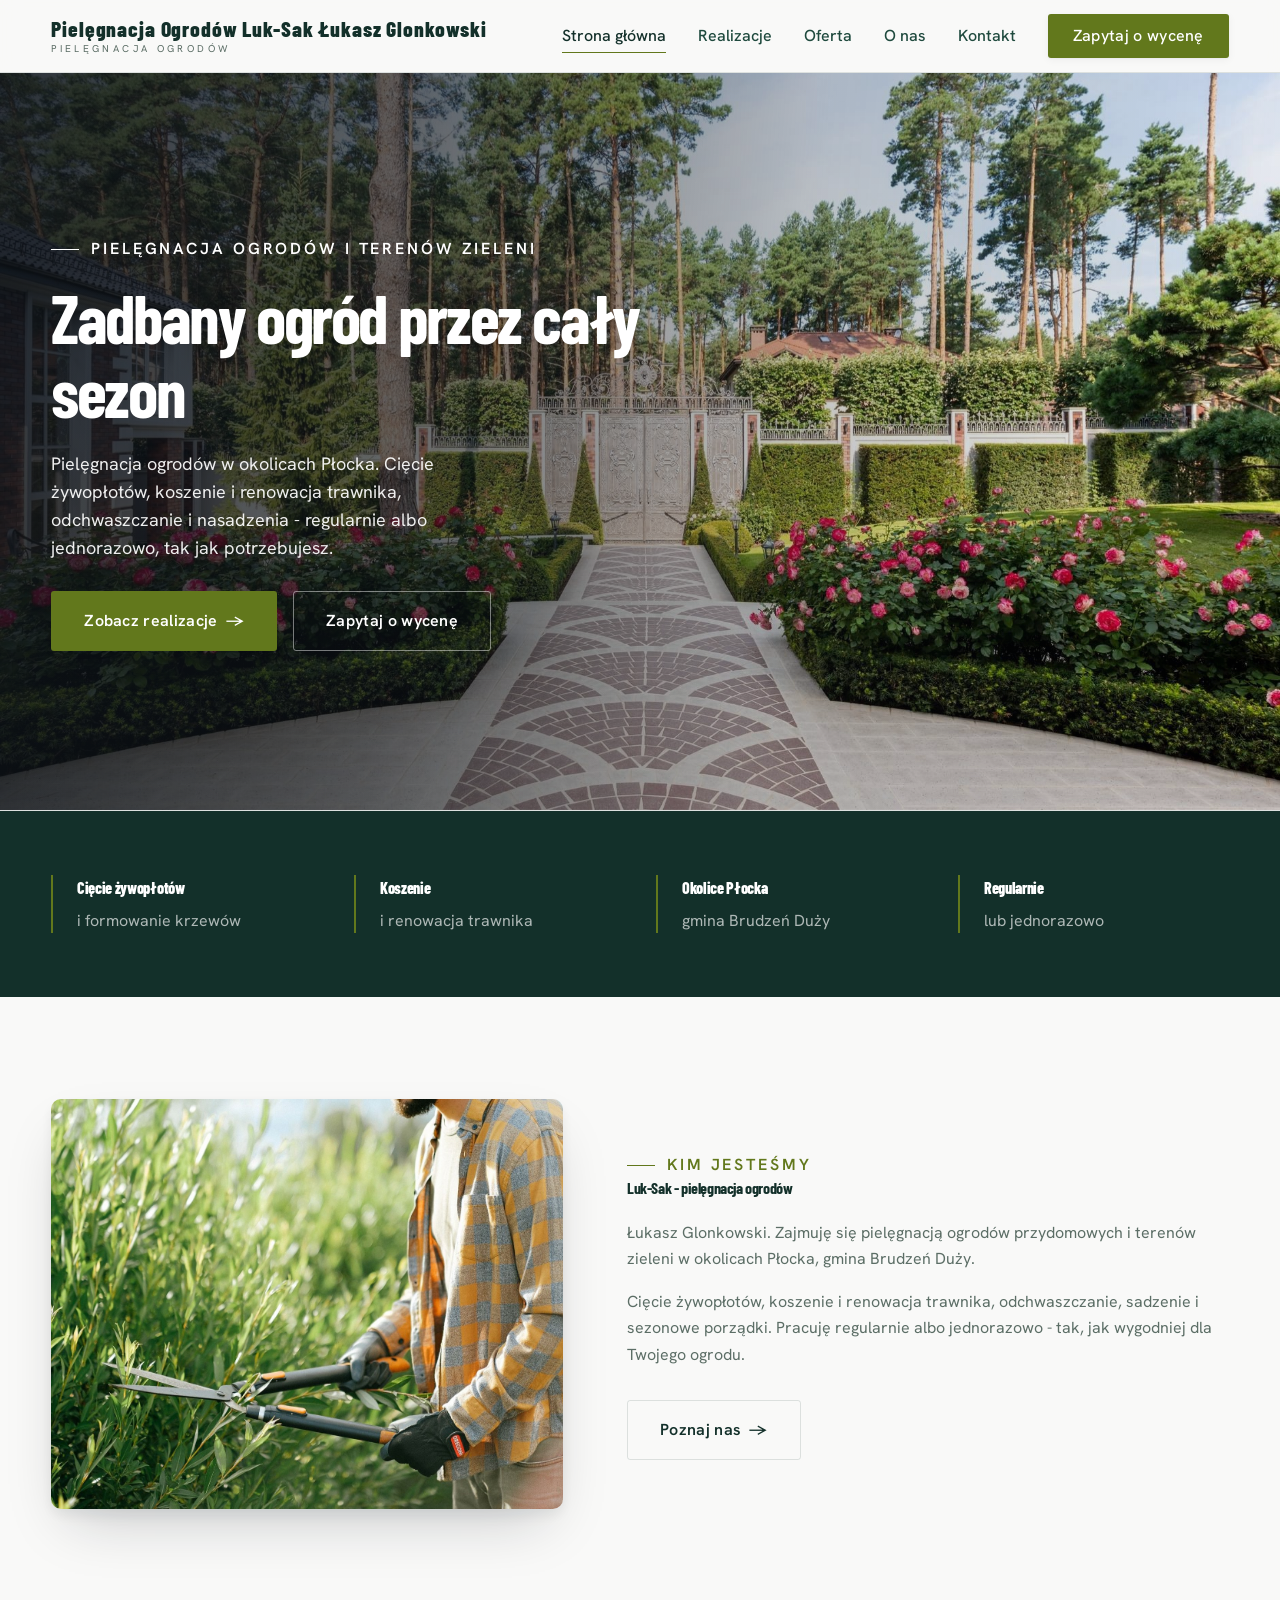
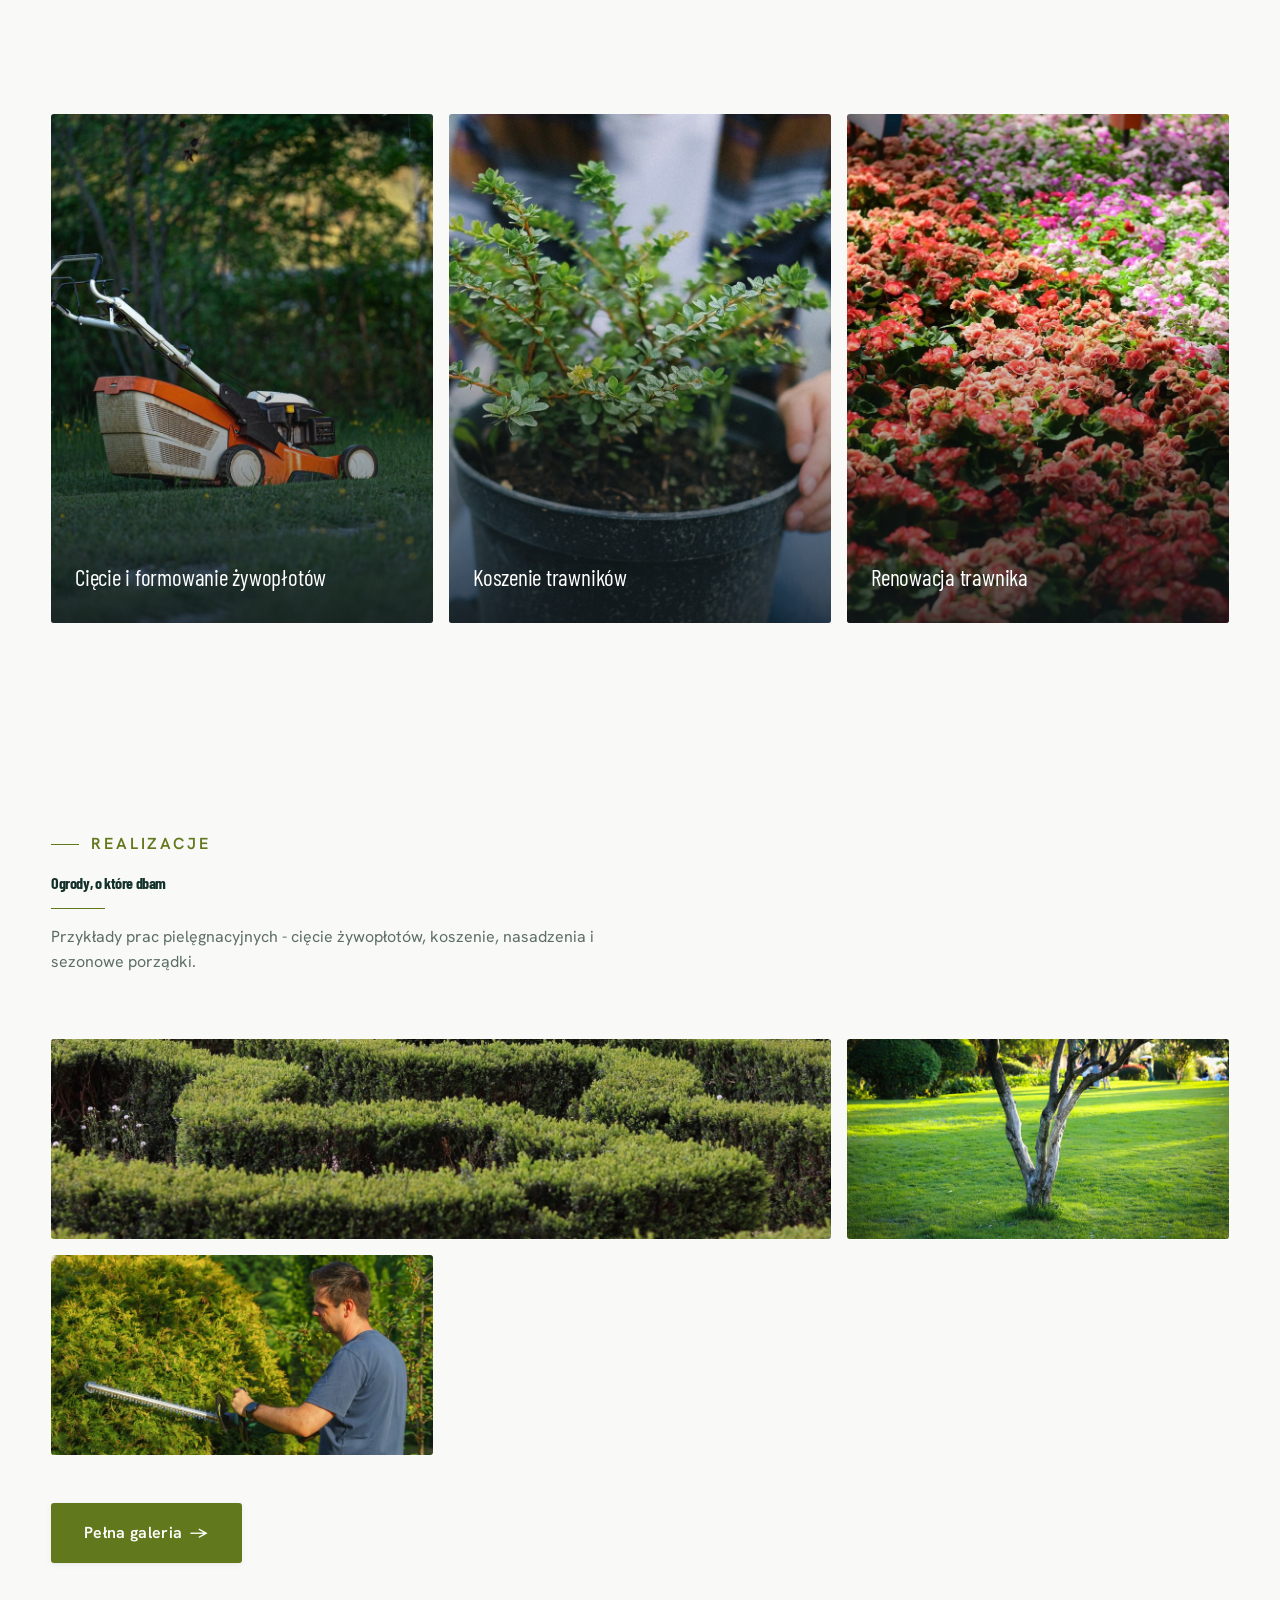
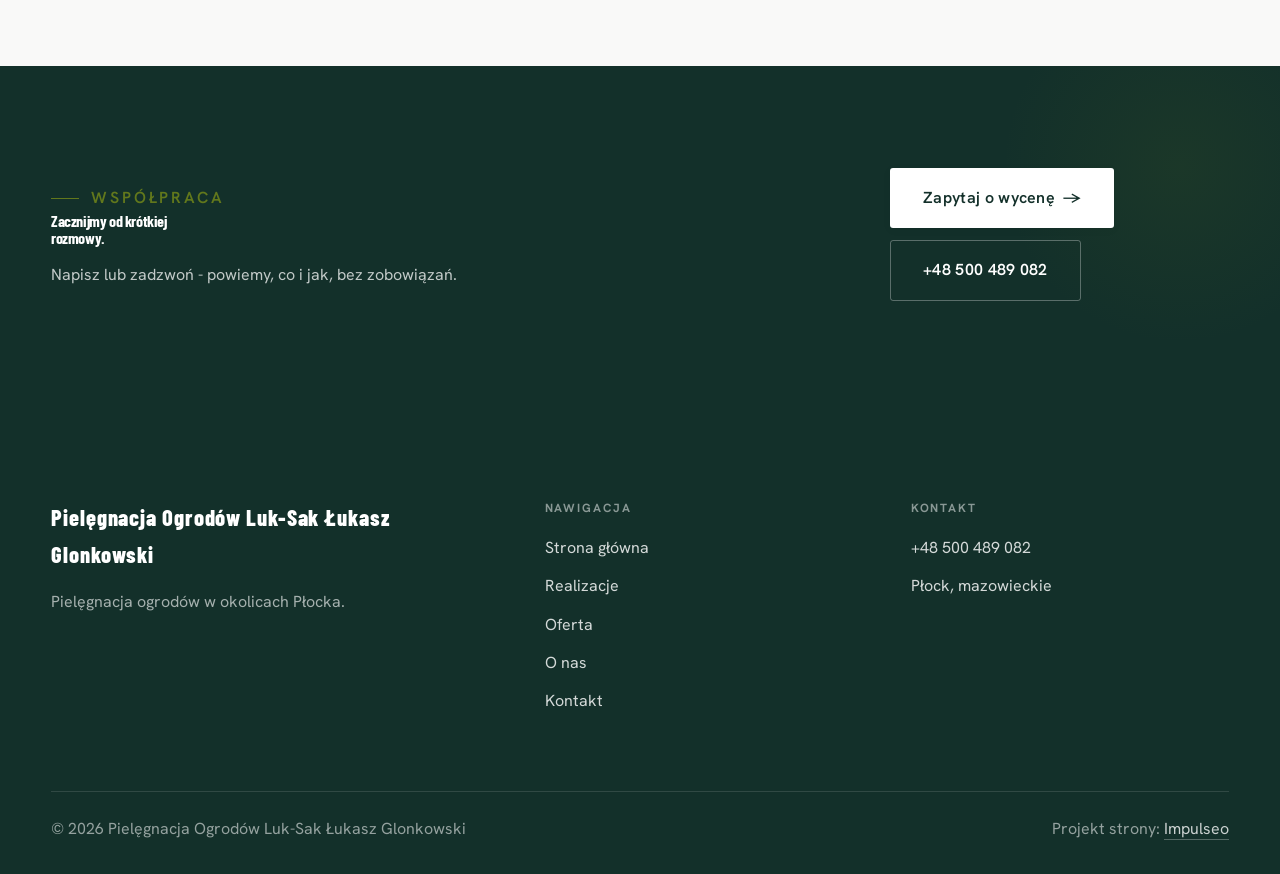
<file: index.html>
<!DOCTYPE html>
<html lang="pl">
<head>
<meta name="robots" content="noindex, nofollow">
<meta charset="UTF-8">
<meta name="viewport" content="width=device-width, initial-scale=1.0">
<title>Luk-Sak</title>
<meta name="description" content="Pielęgnacja Ogrodów Luk-Sak Łukasz Glonkowski - pielęgnacja ogrodów w okolicach Płocka. Cięcie żywopłotów, koszenie i renowacja trawników, odchwaszczanie, sadzenie roślin, wiosenne i jesienne porządki. Zadzwoń i umów termin.">
<link rel="preconnect" href="https://fonts.googleapis.com">
<link rel="preconnect" href="https://fonts.gstatic.com" crossorigin>
<link href="https://fonts.googleapis.com/css2?family=Barlow+Condensed:wght@500;600;700&family=Hanken+Grotesk:wght@400;500;600&display=swap" rel="stylesheet">
<link rel="stylesheet" href="assets/styles.css">
</head>
<body>

<header class="nav">
  <div class="wrap nav-inner">
    <a class="brand" href="index.html"><span class="name">Pielęgnacja Ogrodów Luk-Sak Łukasz Glonkowski</span><span class="sub">Pielęgnacja ogrodów</span></a>
    <nav class="nav-links">
      <a href="index.html" class="active">Strona główna</a>
      <a href="realizacje.html">Realizacje</a>
      <a href="oferta.html">Oferta</a>
      <a href="o-nas.html">O nas</a>
      <a href="kontakt.html">Kontakt</a>
      <a href="kontakt.html" class="btn btn-accent">Zapytaj o wycenę</a>
    </nav>
    <button class="nav-toggle" aria-label="Menu"><span></span><span></span><span></span></button>
  </div>
</header>

<section class="hero-cine">
  <img src="img/hero.jpg" alt="Pielęgnacja Ogrodów Luk-Sak Łukasz Glonkowski - Zadbany ogród przez cały sezon">
  <div class="wrap">
    <div class="hero-copy">
      <span class="eyebrow">Pielęgnacja ogrodów i terenów zieleni</span>
      <h1>Zadbany ogród przez cały sezon</h1>
      <p class="lead">Pielęgnacja ogrodów w okolicach Płocka. Cięcie żywopłotów, koszenie i renowacja trawnika, odchwaszczanie i nasadzenia - regularnie albo jednorazowo, tak jak potrzebujesz.</p>
      <div class="hero-actions">
        <a href="realizacje.html" class="btn btn-accent">Zobacz realizacje <span class="arr">→</span></a>
        <a href="kontakt.html" class="btn btn-ghost" style="color:#fff;border-color:rgba(255,255,255,.45)">Zapytaj o wycenę</a>
      </div>
    </div>
  </div>
</section>
<section class="strip" style="padding-block:0">
  <div class="wrap">
    <div class="item reveal"><div class="k">Cięcie żywopłotów</div><div class="v">i formowanie krzewów</div></div>
    <div class="item reveal"><div class="k">Koszenie</div><div class="v">i renowacja trawnika</div></div>
    <div class="item reveal"><div class="k">Okolice Płocka</div><div class="v">gmina Brudzeń Duży</div></div>
    <div class="item reveal"><div class="k">Regularnie</div><div class="v">lub jednorazowo</div></div>
  </div>
</section>
<section>
  <div class="wrap split">
    <div class="split-art reveal"><img src="img/g1.jpg" alt="Pielęgnacja Ogrodów Luk-Sak Łukasz Glonkowski - realizacja" loading="lazy"></div>
    <div class="split-copy reveal">
      <span class="eyebrow">Kim jesteśmy</span>
      <h2>Luk-Sak - pielęgnacja ogrodów</h2>
      <p class="muted">Łukasz Glonkowski. Zajmuję się pielęgnacją ogrodów przydomowych i terenów zieleni w okolicach Płocka, gmina Brudzeń Duży.</p>
      <p class="muted">Cięcie żywopłotów, koszenie i renowacja trawnika, odchwaszczanie, sadzenie i sezonowe porządki. Pracuję regularnie albo jednorazowo - tak, jak wygodniej dla Twojego ogrodu.</p>
      <a href="o-nas.html" class="btn btn-ghost">Poznaj nas <span class="arr">→</span></a>
    </div>
  </div>
</section>
<section class="gateways-band">
  <div class="wrap">
    <div class="gateways">
      <a href="oferta.html" class="gateway reveal"><img src="img/g2.jpg" alt="Cięcie i formowanie żywopłotów" loading="lazy"><span class="g-ttl">Cięcie i formowanie żywopłotów</span></a>
      <a href="oferta.html" class="gateway reveal"><img src="img/g3.jpg" alt="Koszenie trawników" loading="lazy"><span class="g-ttl">Koszenie trawników</span></a>
      <a href="oferta.html" class="gateway reveal"><img src="img/g4.jpg" alt="Renowacja trawnika" loading="lazy"><span class="g-ttl">Renowacja trawnika</span></a>
    </div>
  </div>
</section>
<section>
  <div class="wrap">
    <div class="head reveal">
      <span class="eyebrow">Realizacje</span>
      <h2>Ogrody, o które dbam</h2>
      <p>Przykłady prac pielęgnacyjnych - cięcie żywopłotów, koszenie, nasadzenia i sezonowe porządki.</p>
    </div>
    <div class="gallery">
      <div class="tile t-two3 reveal"><img src="img/g5.jpg" alt="Zadbane żywopłoty i krzewy" loading="lazy"><div class="cap">Zadbane żywopłoty i krzewy</div></div>
      <div class="tile t-third reveal"><img src="img/g6.jpg" alt="Utrzymanie zieleni" loading="lazy"><div class="cap">Utrzymanie zieleni</div></div>
      <div class="tile t-third reveal"><img src="img/about.jpg" alt="Pielęgnacja Ogrodów Luk-Sak Łukasz Glonkowski" loading="lazy"></div>
    </div>
    <div style="margin-top:var(--space-7)" class="reveal"><a href="realizacje.html" class="btn btn-accent">Pełna galeria <span class="arr">→</span></a></div>
  </div>
</section>
<section class="cta">
  <div class="wrap">
    <div class="reveal">
      <span class="eyebrow">Współpraca</span>
      <h2>Zacznijmy od krótkiej rozmowy.</h2>
      <p>Napisz lub zadzwoń - powiemy, co i jak, bez zobowiązań.</p>
    </div>
    <div class="cta-actions reveal">
      <a href="kontakt.html" class="btn btn-light">Zapytaj o wycenę <span class="arr">→</span></a>
      <a href="tel:+48500489082" class="btn btn-ghost" style="color:#fff;border-color:rgba(255,255,255,.3)">+48 500 489 082</a>
    </div>
  </div>
</section>

<footer>
  <div class="wrap">
    <div class="foot-grid">
      <div class="foot-brand">
        <div class="name">Pielęgnacja Ogrodów Luk-Sak Łukasz Glonkowski</div>
        <p>Pielęgnacja ogrodów w okolicach Płocka.</p>
      </div>
      <div class="foot-col">
        <h4>Nawigacja</h4>
        <a href="index.html">Strona główna</a>
        <a href="realizacje.html">Realizacje</a>
        <a href="oferta.html">Oferta</a>
        <a href="o-nas.html">O nas</a>
        <a href="kontakt.html">Kontakt</a>
      </div>
      <div class="foot-col">
        <h4>Kontakt</h4>
        <a href="tel:+48500489082">+48 500 489 082</a>
        <p>Płock, mazowieckie</p>
      </div>
    </div>
    <div class="foot-bot">
      <span>© 2026 Pielęgnacja Ogrodów Luk-Sak Łukasz Glonkowski</span>
      <span>Projekt strony: <a class="foot-credit" href="https://impulseo.pl" target="_blank" rel="noopener">Impulseo</a></span>
    </div>
  </div>
</footer>


<script src="assets/main.js"></script>
</body>
</html>
</file>
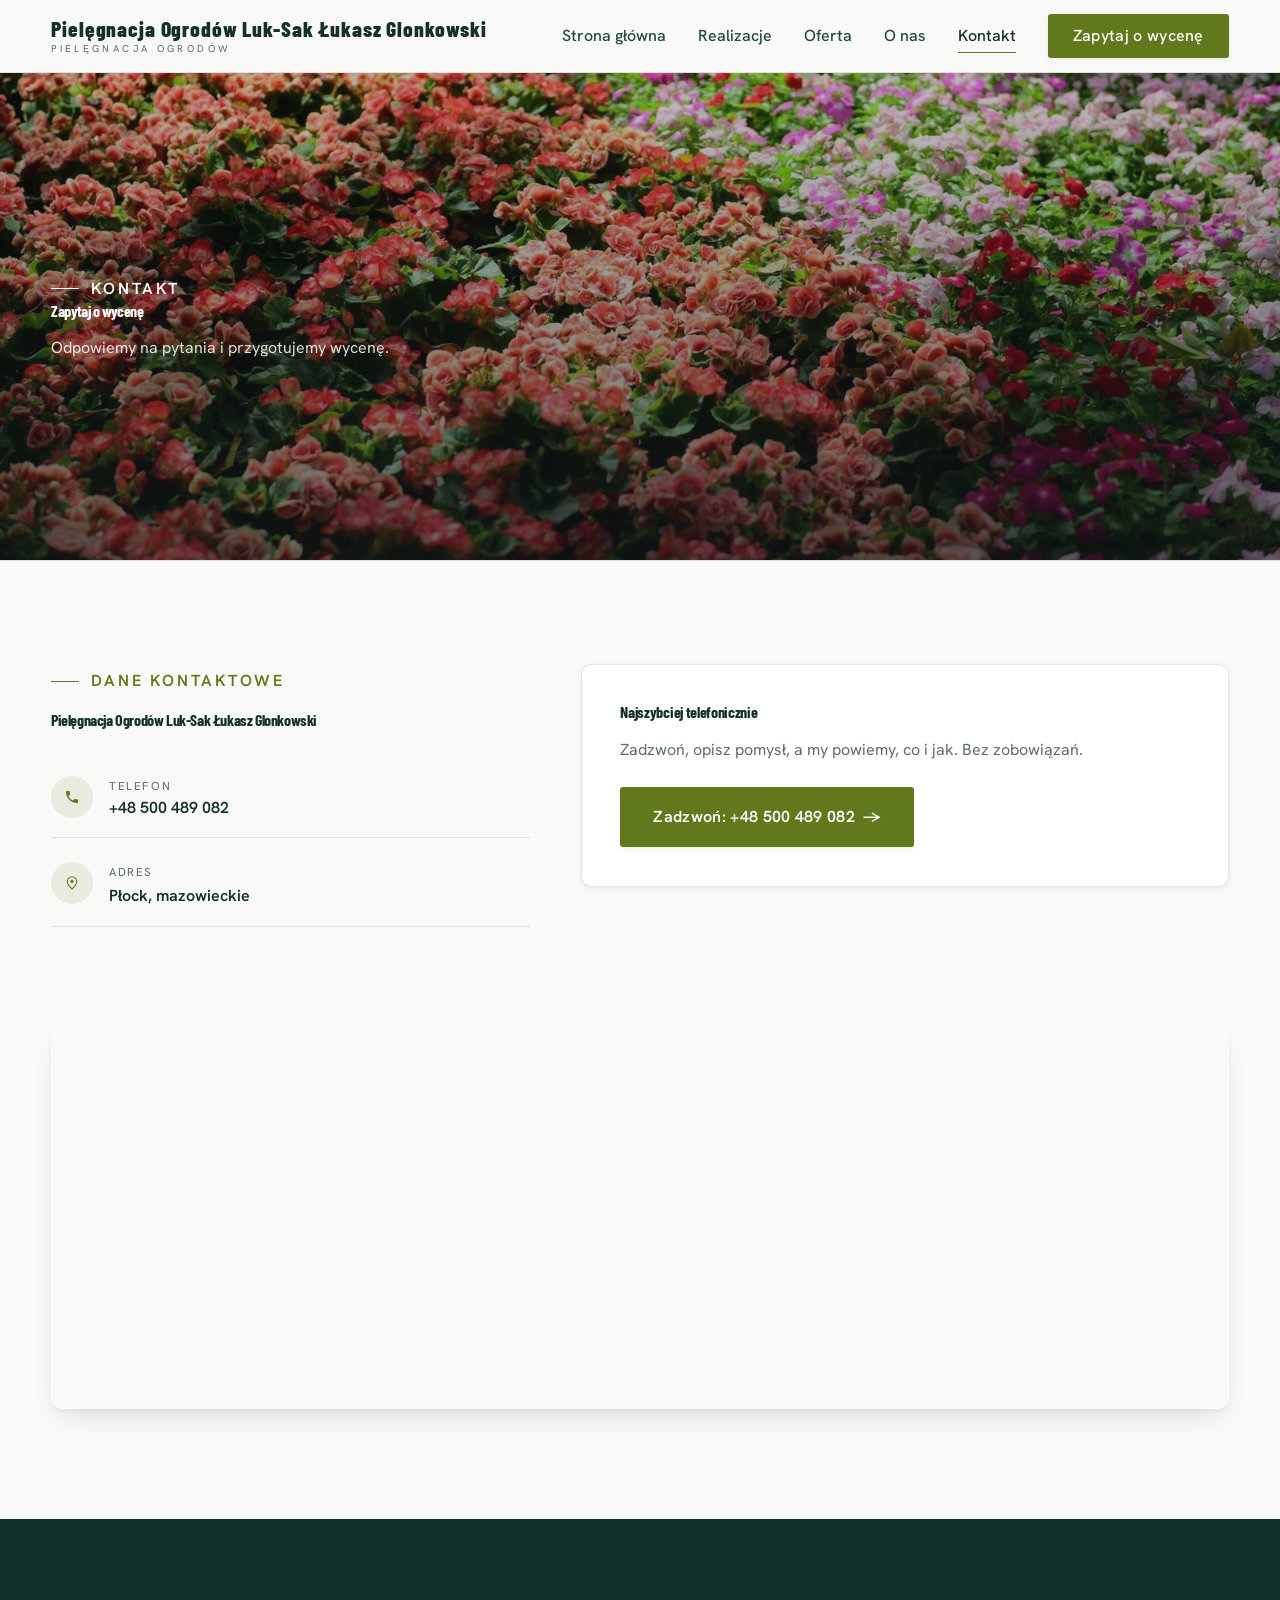
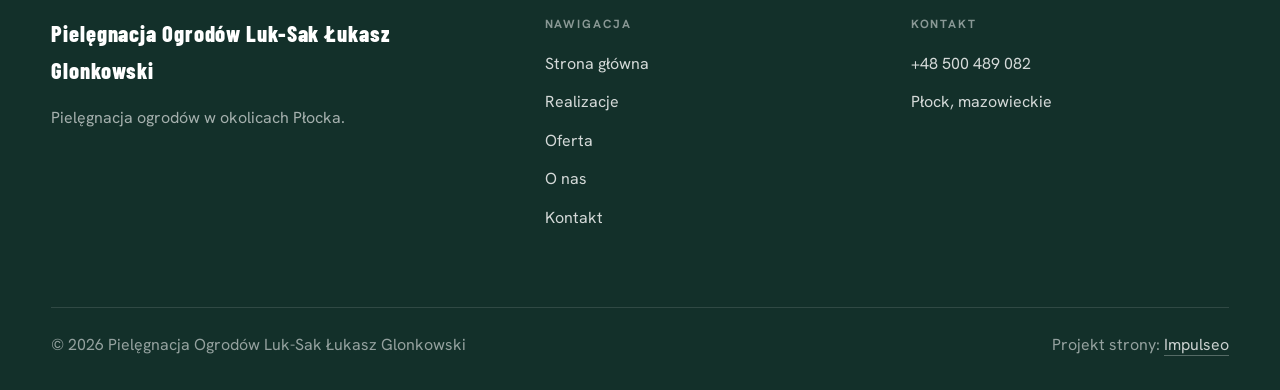
<file: kontakt.html>
<!DOCTYPE html>
<html lang="pl">
<head>
<meta name="robots" content="noindex, nofollow">
<meta charset="UTF-8">
<meta name="viewport" content="width=device-width, initial-scale=1.0">
<title>Kontakt - Pielęgnacja Ogrodów Luk-Sak Łukasz Glonkowski</title>
<meta name="description" content="Kontakt Pielęgnacja Ogrodów Luk-Sak Łukasz Glonkowski - Płock, mazowieckie">
<link rel="preconnect" href="https://fonts.googleapis.com">
<link rel="preconnect" href="https://fonts.gstatic.com" crossorigin>
<link href="https://fonts.googleapis.com/css2?family=Barlow+Condensed:wght@500;600;700&family=Hanken+Grotesk:wght@400;500;600&display=swap" rel="stylesheet">
<link rel="stylesheet" href="assets/styles.css">
</head>
<body>

<header class="nav">
  <div class="wrap nav-inner">
    <a class="brand" href="index.html"><span class="name">Pielęgnacja Ogrodów Luk-Sak Łukasz Glonkowski</span><span class="sub">Pielęgnacja ogrodów</span></a>
    <nav class="nav-links">
      <a href="index.html">Strona główna</a>
      <a href="realizacje.html">Realizacje</a>
      <a href="oferta.html">Oferta</a>
      <a href="o-nas.html">O nas</a>
      <a href="kontakt.html" class="active">Kontakt</a>
      <a href="kontakt.html" class="btn btn-accent">Zapytaj o wycenę</a>
    </nav>
    <button class="nav-toggle" aria-label="Menu"><span></span><span></span><span></span></button>
  </div>
</header>

<section class="pagehead">
  <img src="img/g4.jpg" alt="Pielęgnacja Ogrodów Luk-Sak Łukasz Glonkowski - Zapytaj o wycenę">
  <div class="wrap">
    <span class="eyebrow">Kontakt</span>
    <h1>Zapytaj o wycenę</h1>
    <p>Odpowiemy na pytania i przygotujemy wycenę.</p>
  </div>
</section>
<section>
  <div class="wrap contact-grid">
    <div class="reveal">
      <span class="eyebrow">Dane kontaktowe</span>
      <h2 style="margin:var(--space-4) 0 var(--space-6)">Pielęgnacja Ogrodów Luk-Sak Łukasz Glonkowski</h2>
      <div class="info-list">
        <div class="info-row"><div class="ic"><svg class="ico-tel" width="16" height="16" viewBox="0 0 24 24" fill="none" aria-hidden="true"><path d="M6.6 10.8a15.5 15.5 0 0 0 6.6 6.6l2.2-2.2a1 1 0 0 1 1-.24 11.4 11.4 0 0 0 3.6.58 1 1 0 0 1 1 1V20a1 1 0 0 1-1 1A17 17 0 0 1 3 4a1 1 0 0 1 1-1h3.5a1 1 0 0 1 1 1c0 1.25.2 2.46.58 3.6a1 1 0 0 1-.25 1l-2.23 2.2Z" fill="currentColor"/></svg></div><div><div class="lbl">Telefon</div><a class="val" href="tel:+48500489082">+48 500 489 082</a></div></div>
        <div class="info-row"><div class="ic"><svg class="ico-pin" width="16" height="16" viewBox="0 0 24 24" fill="none" aria-hidden="true"><path d="M12 21s7-6.1 7-11.5A7 7 0 0 0 5 9.5C5 14.9 12 21 12 21Z" stroke="currentColor" stroke-width="1.6" fill="none"/><circle cx="12" cy="9.5" r="2.4" fill="currentColor"/></svg></div><div><div class="lbl">Adres</div><div class="val">Płock, mazowieckie</div></div></div>
      </div>
    </div>
    <div class="reveal">
      <div class="form">
        <h3 style="margin-bottom:var(--space-4)">Najszybciej telefonicznie</h3>
        <p class="muted" style="margin-bottom:var(--space-5)">Zadzwoń, opisz pomysł, a my powiemy, co i jak. Bez zobowiązań.</p>
        <a href="tel:+48500489082" class="btn btn-accent" style="justify-content:center">Zadzwoń: +48 500 489 082 <span class="arr">→</span></a>
      </div>
    </div>
  </div>
</section>
<section style="padding-top:0">
  <div class="wrap reveal">
    <iframe class="map" title="Pielęgnacja Ogrodów Luk-Sak Łukasz Glonkowski - Płock" src="https://maps.google.com/maps?q=52.6752303%2C19.5744998&z=15&output=embed" loading="lazy" referrerpolicy="no-referrer-when-downgrade"></iframe>
  </div>
</section>

<footer>
  <div class="wrap">
    <div class="foot-grid">
      <div class="foot-brand">
        <div class="name">Pielęgnacja Ogrodów Luk-Sak Łukasz Glonkowski</div>
        <p>Pielęgnacja ogrodów w okolicach Płocka.</p>
      </div>
      <div class="foot-col">
        <h4>Nawigacja</h4>
        <a href="index.html">Strona główna</a>
        <a href="realizacje.html">Realizacje</a>
        <a href="oferta.html">Oferta</a>
        <a href="o-nas.html">O nas</a>
        <a href="kontakt.html">Kontakt</a>
      </div>
      <div class="foot-col">
        <h4>Kontakt</h4>
        <a href="tel:+48500489082">+48 500 489 082</a>
        <p>Płock, mazowieckie</p>
      </div>
    </div>
    <div class="foot-bot">
      <span>© 2026 Pielęgnacja Ogrodów Luk-Sak Łukasz Glonkowski</span>
      <span>Projekt strony: <a class="foot-credit" href="https://impulseo.pl" target="_blank" rel="noopener">Impulseo</a></span>
    </div>
  </div>
</footer>


<script src="assets/main.js"></script>
</body>
</html>
</file>
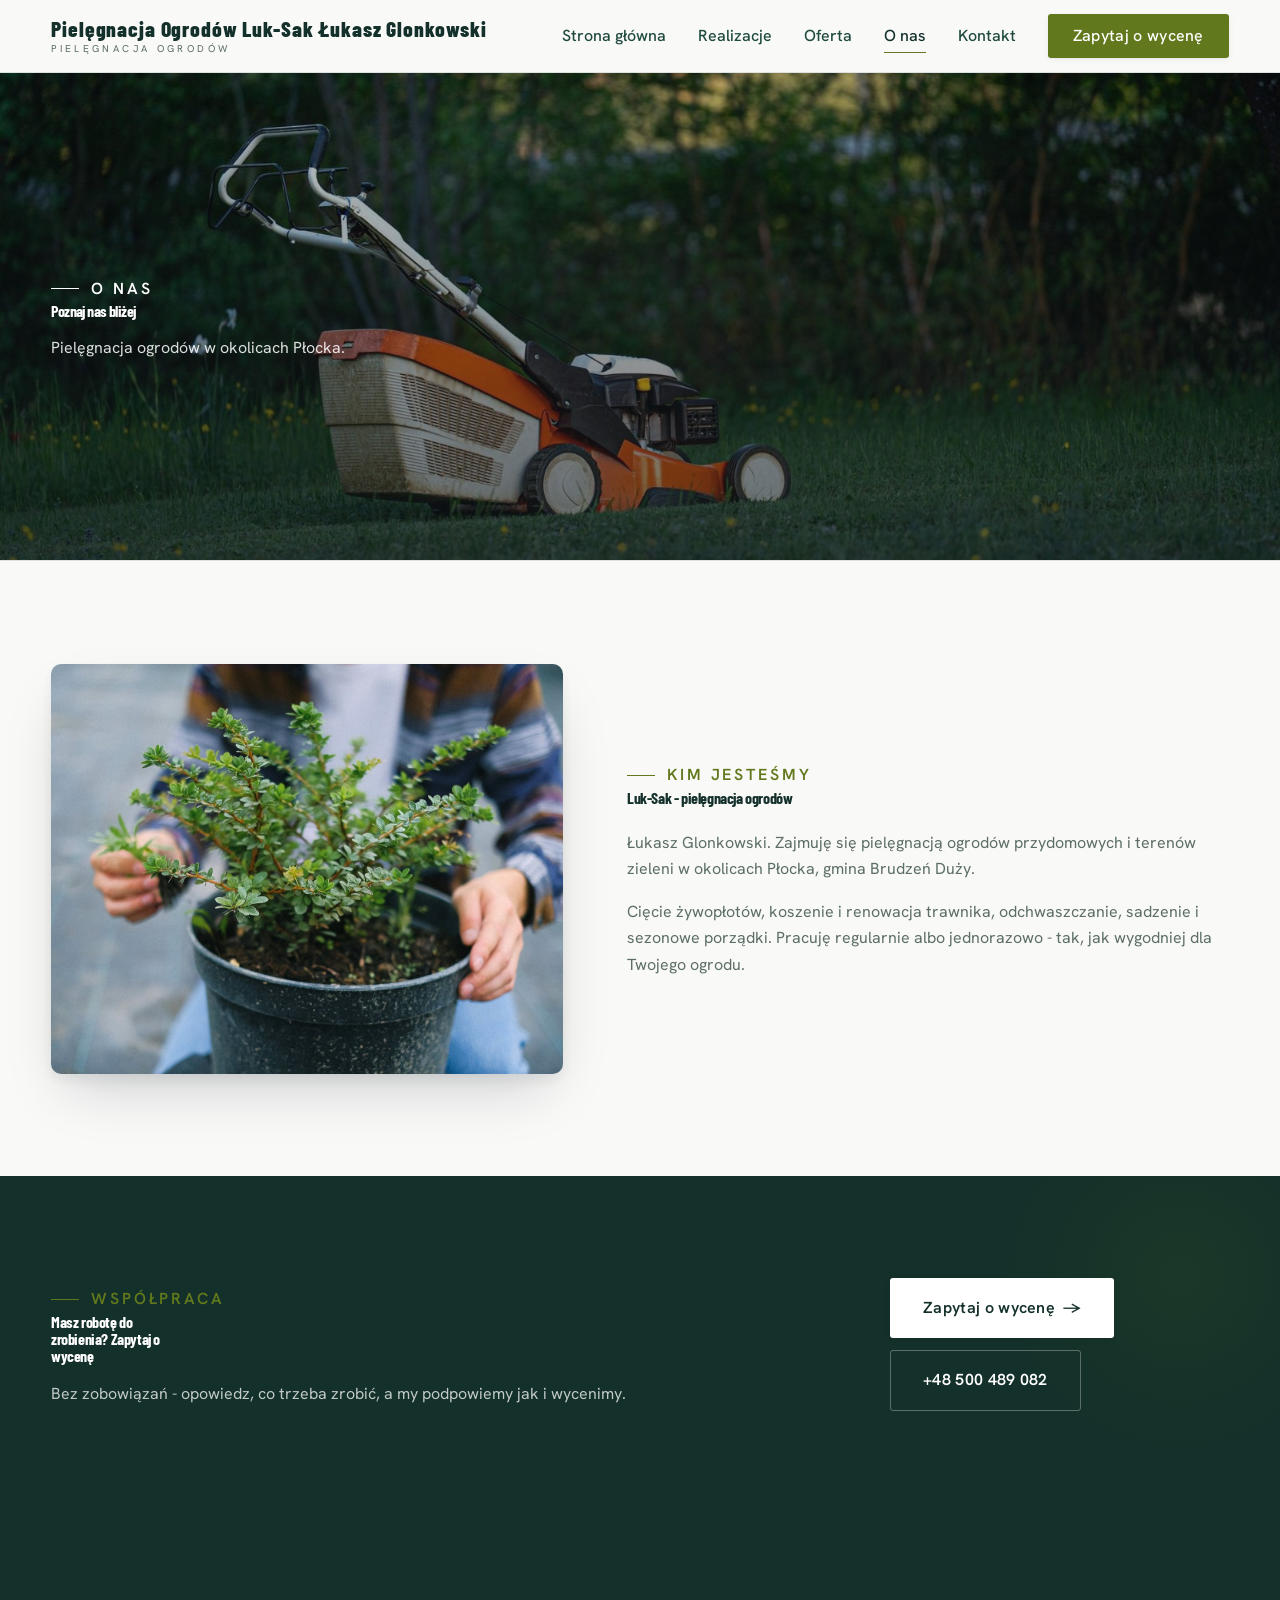
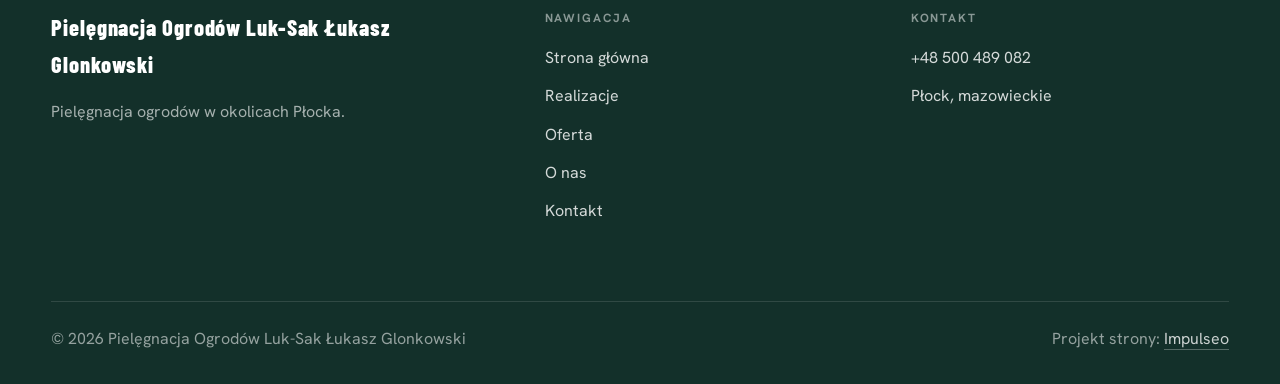
<file: o-nas.html>
<!DOCTYPE html>
<html lang="pl">
<head>
<meta name="robots" content="noindex, nofollow">
<meta charset="UTF-8">
<meta name="viewport" content="width=device-width, initial-scale=1.0">
<title>O nas - Pielęgnacja Ogrodów Luk-Sak Łukasz Glonkowski</title>
<meta name="description" content="Pielęgnacja Ogrodów Luk-Sak Łukasz Glonkowski - pielęgnacja ogrodów w okolicach Płocka. Cięcie żywopłotów, koszenie i renowacja trawników, odchwaszczanie, sadzenie roślin, wiosenne i jesienne porządki. Zadzwoń i umów termin.">
<link rel="preconnect" href="https://fonts.googleapis.com">
<link rel="preconnect" href="https://fonts.gstatic.com" crossorigin>
<link href="https://fonts.googleapis.com/css2?family=Barlow+Condensed:wght@500;600;700&family=Hanken+Grotesk:wght@400;500;600&display=swap" rel="stylesheet">
<link rel="stylesheet" href="assets/styles.css">
</head>
<body>

<header class="nav">
  <div class="wrap nav-inner">
    <a class="brand" href="index.html"><span class="name">Pielęgnacja Ogrodów Luk-Sak Łukasz Glonkowski</span><span class="sub">Pielęgnacja ogrodów</span></a>
    <nav class="nav-links">
      <a href="index.html">Strona główna</a>
      <a href="realizacje.html">Realizacje</a>
      <a href="oferta.html">Oferta</a>
      <a href="o-nas.html" class="active">O nas</a>
      <a href="kontakt.html">Kontakt</a>
      <a href="kontakt.html" class="btn btn-accent">Zapytaj o wycenę</a>
    </nav>
    <button class="nav-toggle" aria-label="Menu"><span></span><span></span><span></span></button>
  </div>
</header>

<section class="pagehead">
  <img src="img/g2.jpg" alt="Pielęgnacja Ogrodów Luk-Sak Łukasz Glonkowski - Poznaj nas bliżej">
  <div class="wrap">
    <span class="eyebrow">O nas</span>
    <h1>Poznaj nas bliżej</h1>
    <p>Pielęgnacja ogrodów w okolicach Płocka.</p>
  </div>
</section>
<section>
  <div class="wrap split">
    <div class="split-art reveal"><img src="img/g3.jpg" alt="Pielęgnacja Ogrodów Luk-Sak Łukasz Glonkowski" loading="lazy"></div>
    <div class="split-copy reveal">
      <span class="eyebrow">Kim jesteśmy</span>
      <h2>Luk-Sak - pielęgnacja ogrodów</h2>
      <p class="muted">Łukasz Glonkowski. Zajmuję się pielęgnacją ogrodów przydomowych i terenów zieleni w okolicach Płocka, gmina Brudzeń Duży.</p>
      <p class="muted">Cięcie żywopłotów, koszenie i renowacja trawnika, odchwaszczanie, sadzenie i sezonowe porządki. Pracuję regularnie albo jednorazowo - tak, jak wygodniej dla Twojego ogrodu.</p>
    </div>
  </div>
</section>


<section class="cta">
  <div class="wrap">
    <div class="reveal">
      <span class="eyebrow">Współpraca</span>
      <h2>Masz robotę do zrobienia? Zapytaj o wycenę</h2>
      <p>Bez zobowiązań - opowiedz, co trzeba zrobić, a my podpowiemy jak i wycenimy.</p>
    </div>
    <div class="cta-actions reveal">
      <a href="kontakt.html" class="btn btn-light">Zapytaj o wycenę <span class="arr">→</span></a>
      <a href="tel:+48500489082" class="btn btn-ghost" style="color:#fff;border-color:rgba(255,255,255,.3)">+48 500 489 082</a>
    </div>
  </div>
</section>

<footer>
  <div class="wrap">
    <div class="foot-grid">
      <div class="foot-brand">
        <div class="name">Pielęgnacja Ogrodów Luk-Sak Łukasz Glonkowski</div>
        <p>Pielęgnacja ogrodów w okolicach Płocka.</p>
      </div>
      <div class="foot-col">
        <h4>Nawigacja</h4>
        <a href="index.html">Strona główna</a>
        <a href="realizacje.html">Realizacje</a>
        <a href="oferta.html">Oferta</a>
        <a href="o-nas.html">O nas</a>
        <a href="kontakt.html">Kontakt</a>
      </div>
      <div class="foot-col">
        <h4>Kontakt</h4>
        <a href="tel:+48500489082">+48 500 489 082</a>
        <p>Płock, mazowieckie</p>
      </div>
    </div>
    <div class="foot-bot">
      <span>© 2026 Pielęgnacja Ogrodów Luk-Sak Łukasz Glonkowski</span>
      <span>Projekt strony: <a class="foot-credit" href="https://impulseo.pl" target="_blank" rel="noopener">Impulseo</a></span>
    </div>
  </div>
</footer>


<script src="assets/main.js"></script>
</body>
</html>
</file>
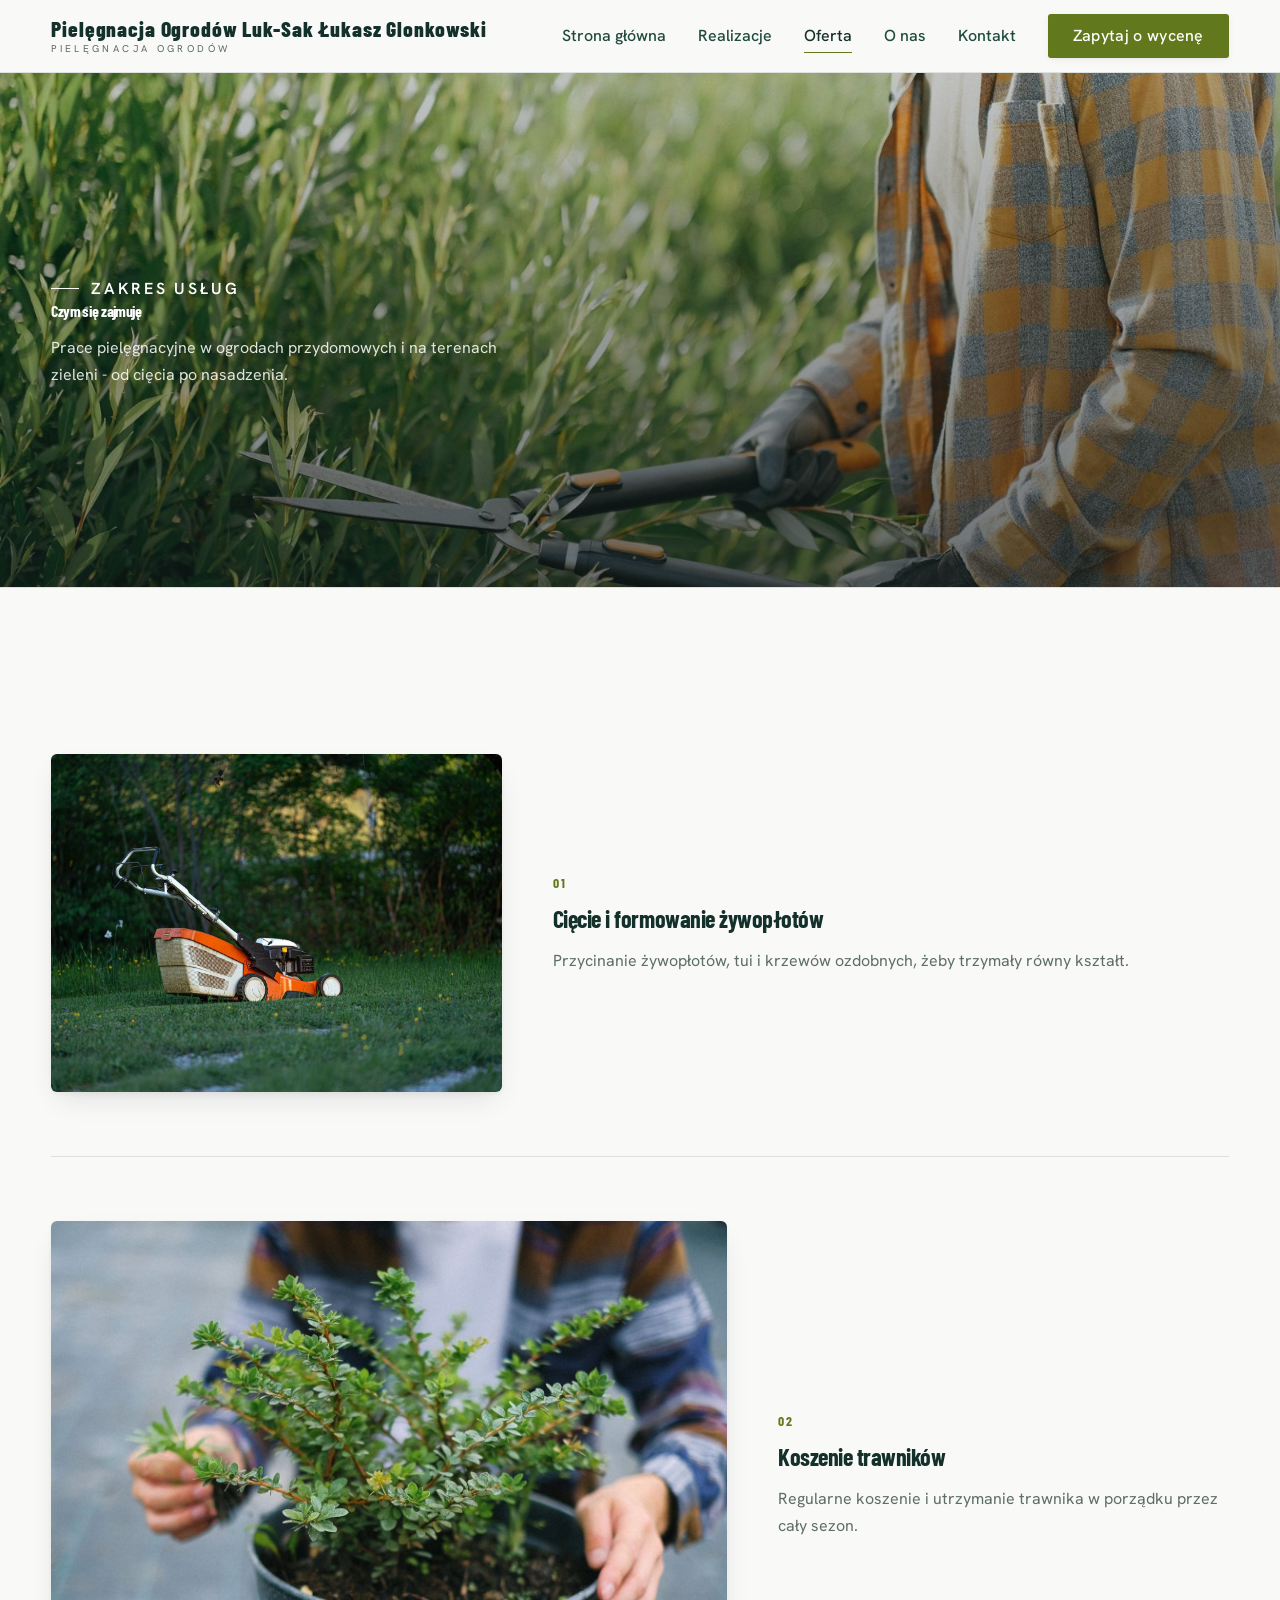
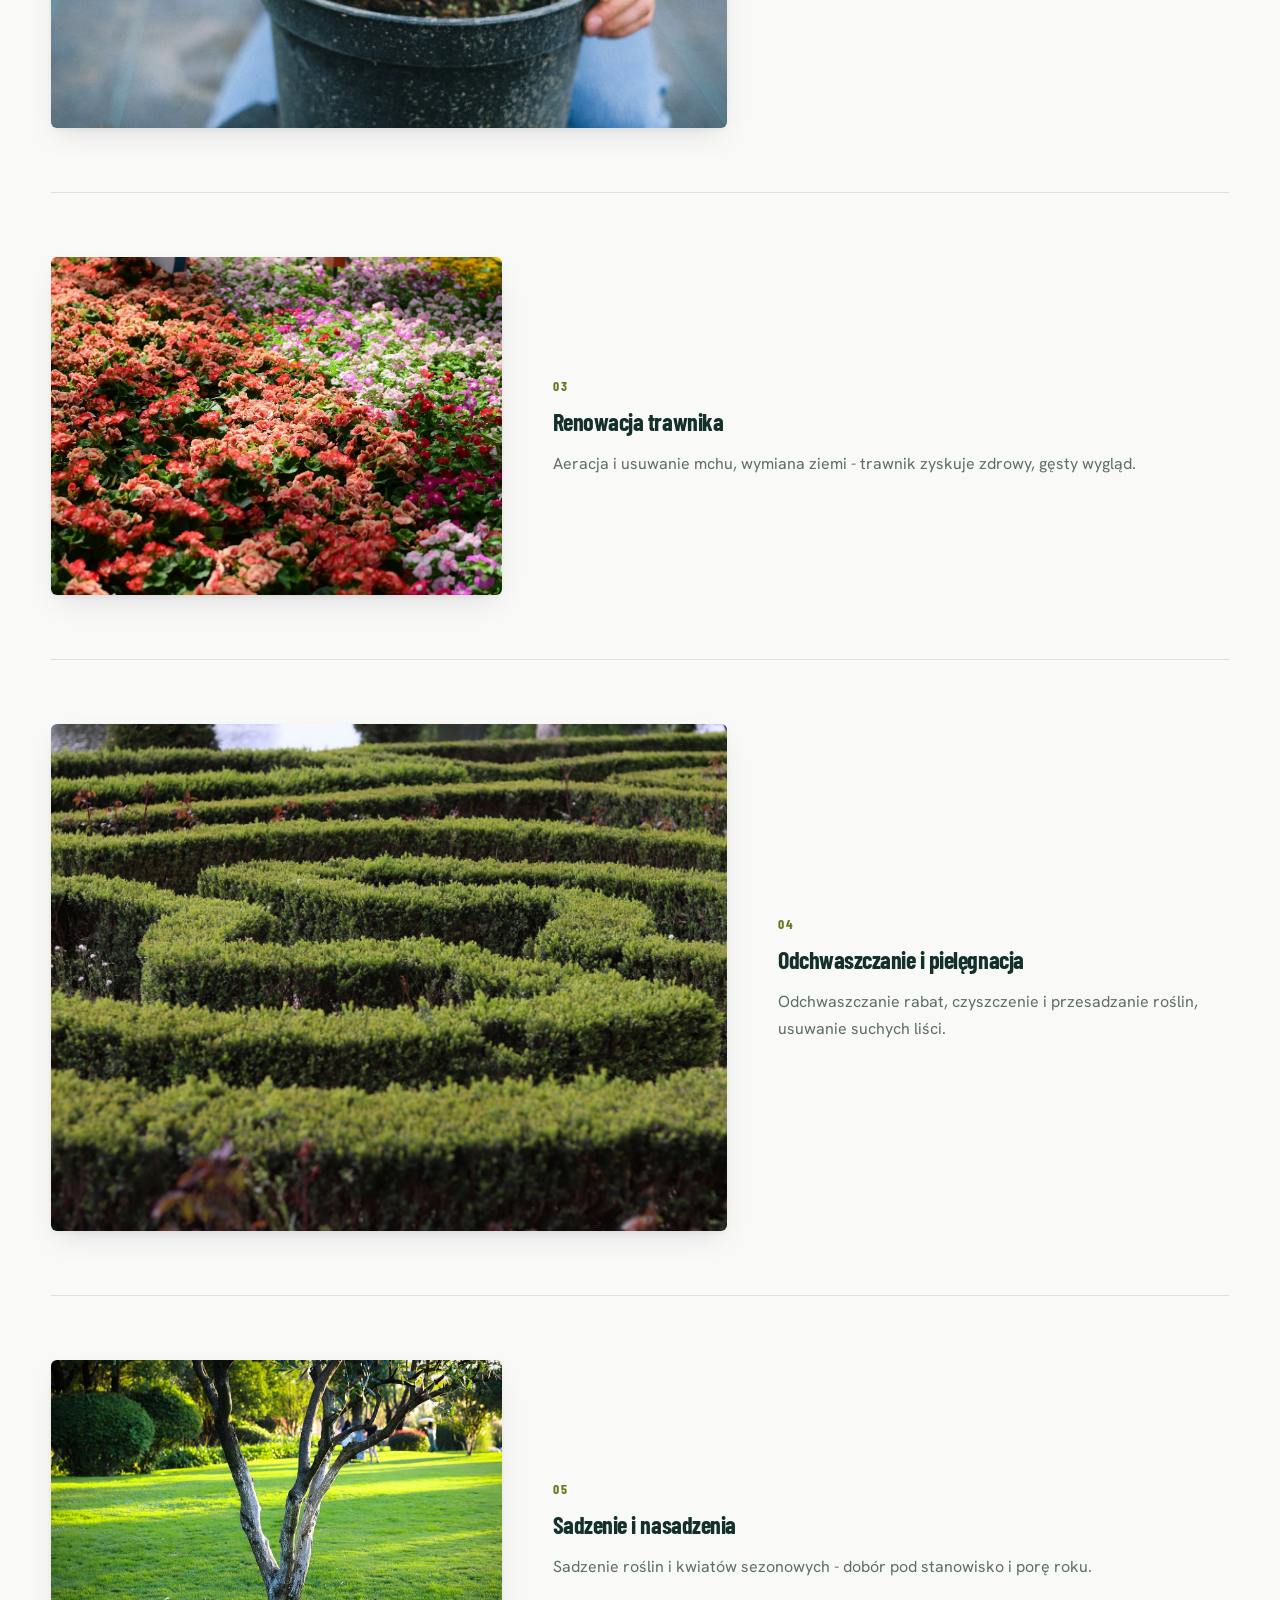
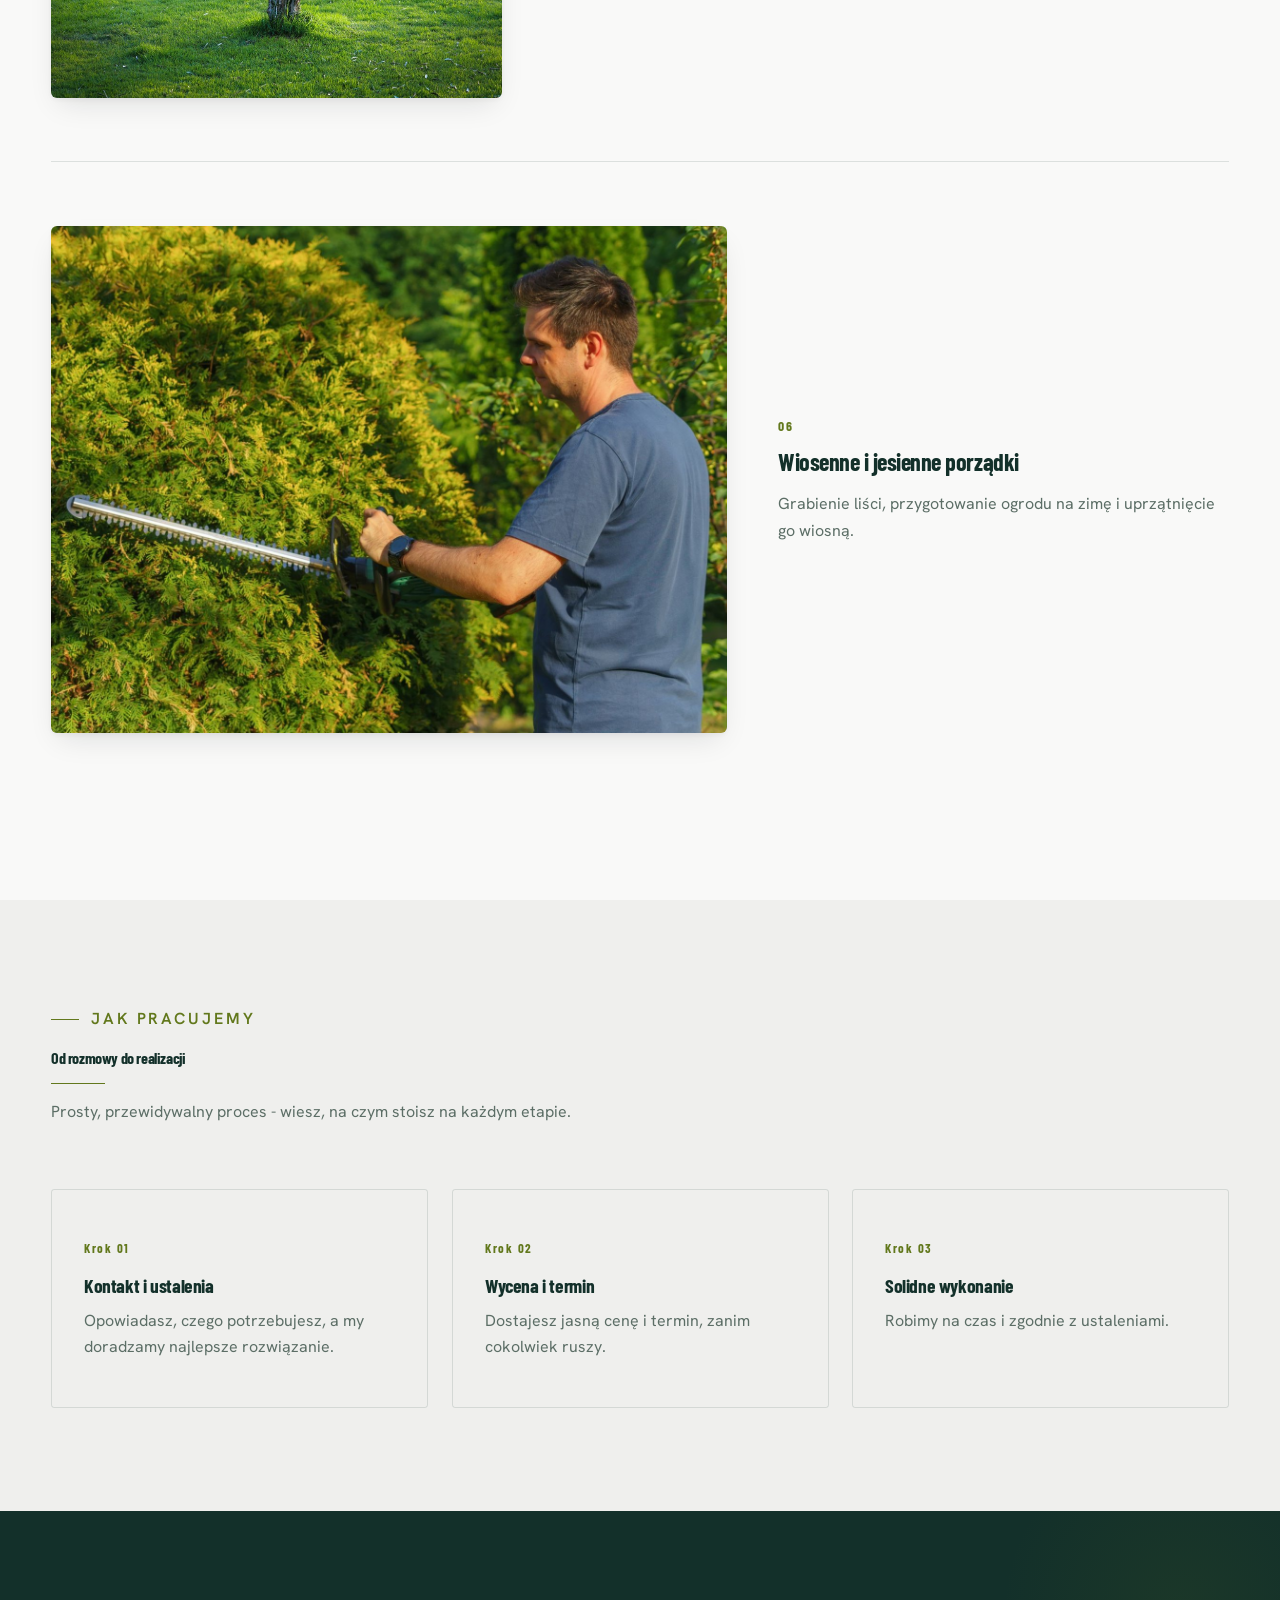
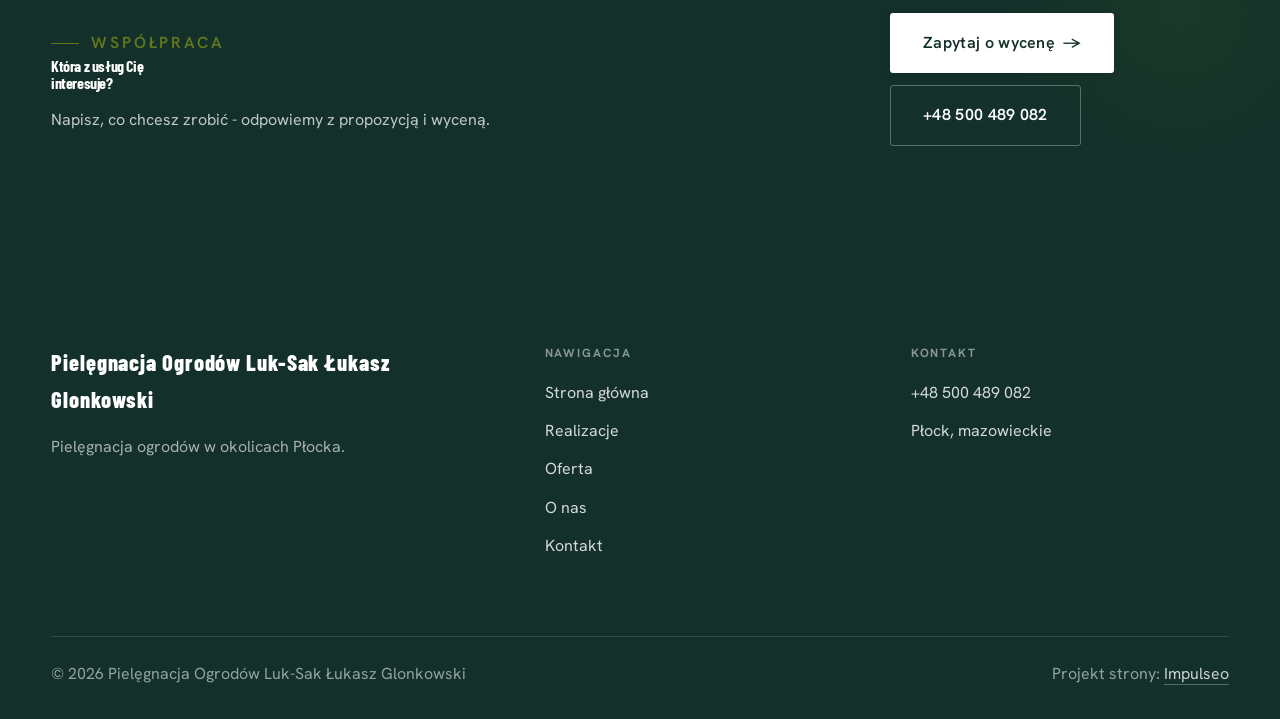
<file: oferta.html>
<!DOCTYPE html>
<html lang="pl">
<head>
<meta name="robots" content="noindex, nofollow">
<meta charset="UTF-8">
<meta name="viewport" content="width=device-width, initial-scale=1.0">
<title>Oferta - Pielęgnacja Ogrodów Luk-Sak Łukasz Glonkowski</title>
<meta name="description" content="Pielęgnacja Ogrodów Luk-Sak Łukasz Glonkowski - pielęgnacja ogrodów w okolicach Płocka. Cięcie żywopłotów, koszenie i renowacja trawników, odchwaszczanie, sadzenie roślin, wiosenne i jesienne porządki. Zadzwoń i umów termin.">
<link rel="preconnect" href="https://fonts.googleapis.com">
<link rel="preconnect" href="https://fonts.gstatic.com" crossorigin>
<link href="https://fonts.googleapis.com/css2?family=Barlow+Condensed:wght@500;600;700&family=Hanken+Grotesk:wght@400;500;600&display=swap" rel="stylesheet">
<link rel="stylesheet" href="assets/styles.css">
</head>
<body>

<header class="nav">
  <div class="wrap nav-inner">
    <a class="brand" href="index.html"><span class="name">Pielęgnacja Ogrodów Luk-Sak Łukasz Glonkowski</span><span class="sub">Pielęgnacja ogrodów</span></a>
    <nav class="nav-links">
      <a href="index.html">Strona główna</a>
      <a href="realizacje.html">Realizacje</a>
      <a href="oferta.html" class="active">Oferta</a>
      <a href="o-nas.html">O nas</a>
      <a href="kontakt.html">Kontakt</a>
      <a href="kontakt.html" class="btn btn-accent">Zapytaj o wycenę</a>
    </nav>
    <button class="nav-toggle" aria-label="Menu"><span></span><span></span><span></span></button>
  </div>
</header>

<section class="pagehead">
  <img src="img/g1.jpg" alt="Pielęgnacja Ogrodów Luk-Sak Łukasz Glonkowski - Czym się zajmuję">
  <div class="wrap">
    <span class="eyebrow">Zakres usług</span>
    <h1>Czym się zajmuję</h1>
    <p>Prace pielęgnacyjne w ogrodach przydomowych i na terenach zieleni - od cięcia po nasadzenia.</p>
  </div>
</section>
<section>
  <div class="wrap">
    <div class="svc-row reveal">
      <div class="svc-row-art"><img src="img/g2.jpg" alt="Cięcie i formowanie żywopłotów" loading="lazy"></div>
      <div>
        <span class="num">01</span>
        <h3>Cięcie i formowanie żywopłotów</h3>
        <p class="muted">Przycinanie żywopłotów, tui i krzewów ozdobnych, żeby trzymały równy kształt.</p>
      </div>
    </div>
    <div class="svc-row rev reveal">
      <div class="svc-row-art"><img src="img/g3.jpg" alt="Koszenie trawników" loading="lazy"></div>
      <div>
        <span class="num">02</span>
        <h3>Koszenie trawników</h3>
        <p class="muted">Regularne koszenie i utrzymanie trawnika w porządku przez cały sezon.</p>
      </div>
    </div>
    <div class="svc-row reveal">
      <div class="svc-row-art"><img src="img/g4.jpg" alt="Renowacja trawnika" loading="lazy"></div>
      <div>
        <span class="num">03</span>
        <h3>Renowacja trawnika</h3>
        <p class="muted">Aeracja i usuwanie mchu, wymiana ziemi - trawnik zyskuje zdrowy, gęsty wygląd.</p>
      </div>
    </div>
    <div class="svc-row rev reveal">
      <div class="svc-row-art"><img src="img/g5.jpg" alt="Odchwaszczanie i pielęgnacja" loading="lazy"></div>
      <div>
        <span class="num">04</span>
        <h3>Odchwaszczanie i pielęgnacja</h3>
        <p class="muted">Odchwaszczanie rabat, czyszczenie i przesadzanie roślin, usuwanie suchych liści.</p>
      </div>
    </div>
    <div class="svc-row reveal">
      <div class="svc-row-art"><img src="img/g6.jpg" alt="Sadzenie i nasadzenia" loading="lazy"></div>
      <div>
        <span class="num">05</span>
        <h3>Sadzenie i nasadzenia</h3>
        <p class="muted">Sadzenie roślin i kwiatów sezonowych - dobór pod stanowisko i porę roku.</p>
      </div>
    </div>
    <div class="svc-row rev reveal">
      <div class="svc-row-art"><img src="img/about.jpg" alt="Wiosenne i jesienne porządki" loading="lazy"></div>
      <div>
        <span class="num">06</span>
        <h3>Wiosenne i jesienne porządki</h3>
        <p class="muted">Grabienie liści, przygotowanie ogrodu na zimę i uprzątnięcie go wiosną.</p>
      </div>
    </div>
  </div>
</section>
<section class="trust">
  <div class="wrap">
    <div class="head reveal">
      <span class="eyebrow">Jak pracujemy</span>
      <h2>Od rozmowy do realizacji</h2>
      <p>Prosty, przewidywalny proces - wiesz, na czym stoisz na każdym etapie.</p>
    </div>
    <div class="svc-grid">
      <div class="svc reveal"><div class="ic">Krok 01</div><h3>Kontakt i ustalenia</h3><p>Opowiadasz, czego potrzebujesz, a my doradzamy najlepsze rozwiązanie.</p></div>
      <div class="svc reveal"><div class="ic">Krok 02</div><h3>Wycena i termin</h3><p>Dostajesz jasną cenę i termin, zanim cokolwiek ruszy.</p></div>
      <div class="svc reveal"><div class="ic">Krok 03</div><h3>Solidne wykonanie</h3><p>Robimy na czas i zgodnie z ustaleniami.</p></div>
    </div>
  </div>
</section>
<section class="cta">
  <div class="wrap">
    <div class="reveal">
      <span class="eyebrow">Współpraca</span>
      <h2>Która z usług Cię interesuje?</h2>
      <p>Napisz, co chcesz zrobić - odpowiemy z propozycją i wyceną.</p>
    </div>
    <div class="cta-actions reveal">
      <a href="kontakt.html" class="btn btn-light">Zapytaj o wycenę <span class="arr">→</span></a>
      <a href="tel:+48500489082" class="btn btn-ghost" style="color:#fff;border-color:rgba(255,255,255,.3)">+48 500 489 082</a>
    </div>
  </div>
</section>

<footer>
  <div class="wrap">
    <div class="foot-grid">
      <div class="foot-brand">
        <div class="name">Pielęgnacja Ogrodów Luk-Sak Łukasz Glonkowski</div>
        <p>Pielęgnacja ogrodów w okolicach Płocka.</p>
      </div>
      <div class="foot-col">
        <h4>Nawigacja</h4>
        <a href="index.html">Strona główna</a>
        <a href="realizacje.html">Realizacje</a>
        <a href="oferta.html">Oferta</a>
        <a href="o-nas.html">O nas</a>
        <a href="kontakt.html">Kontakt</a>
      </div>
      <div class="foot-col">
        <h4>Kontakt</h4>
        <a href="tel:+48500489082">+48 500 489 082</a>
        <p>Płock, mazowieckie</p>
      </div>
    </div>
    <div class="foot-bot">
      <span>© 2026 Pielęgnacja Ogrodów Luk-Sak Łukasz Glonkowski</span>
      <span>Projekt strony: <a class="foot-credit" href="https://impulseo.pl" target="_blank" rel="noopener">Impulseo</a></span>
    </div>
  </div>
</footer>


<script src="assets/main.js"></script>
</body>
</html>
</file>
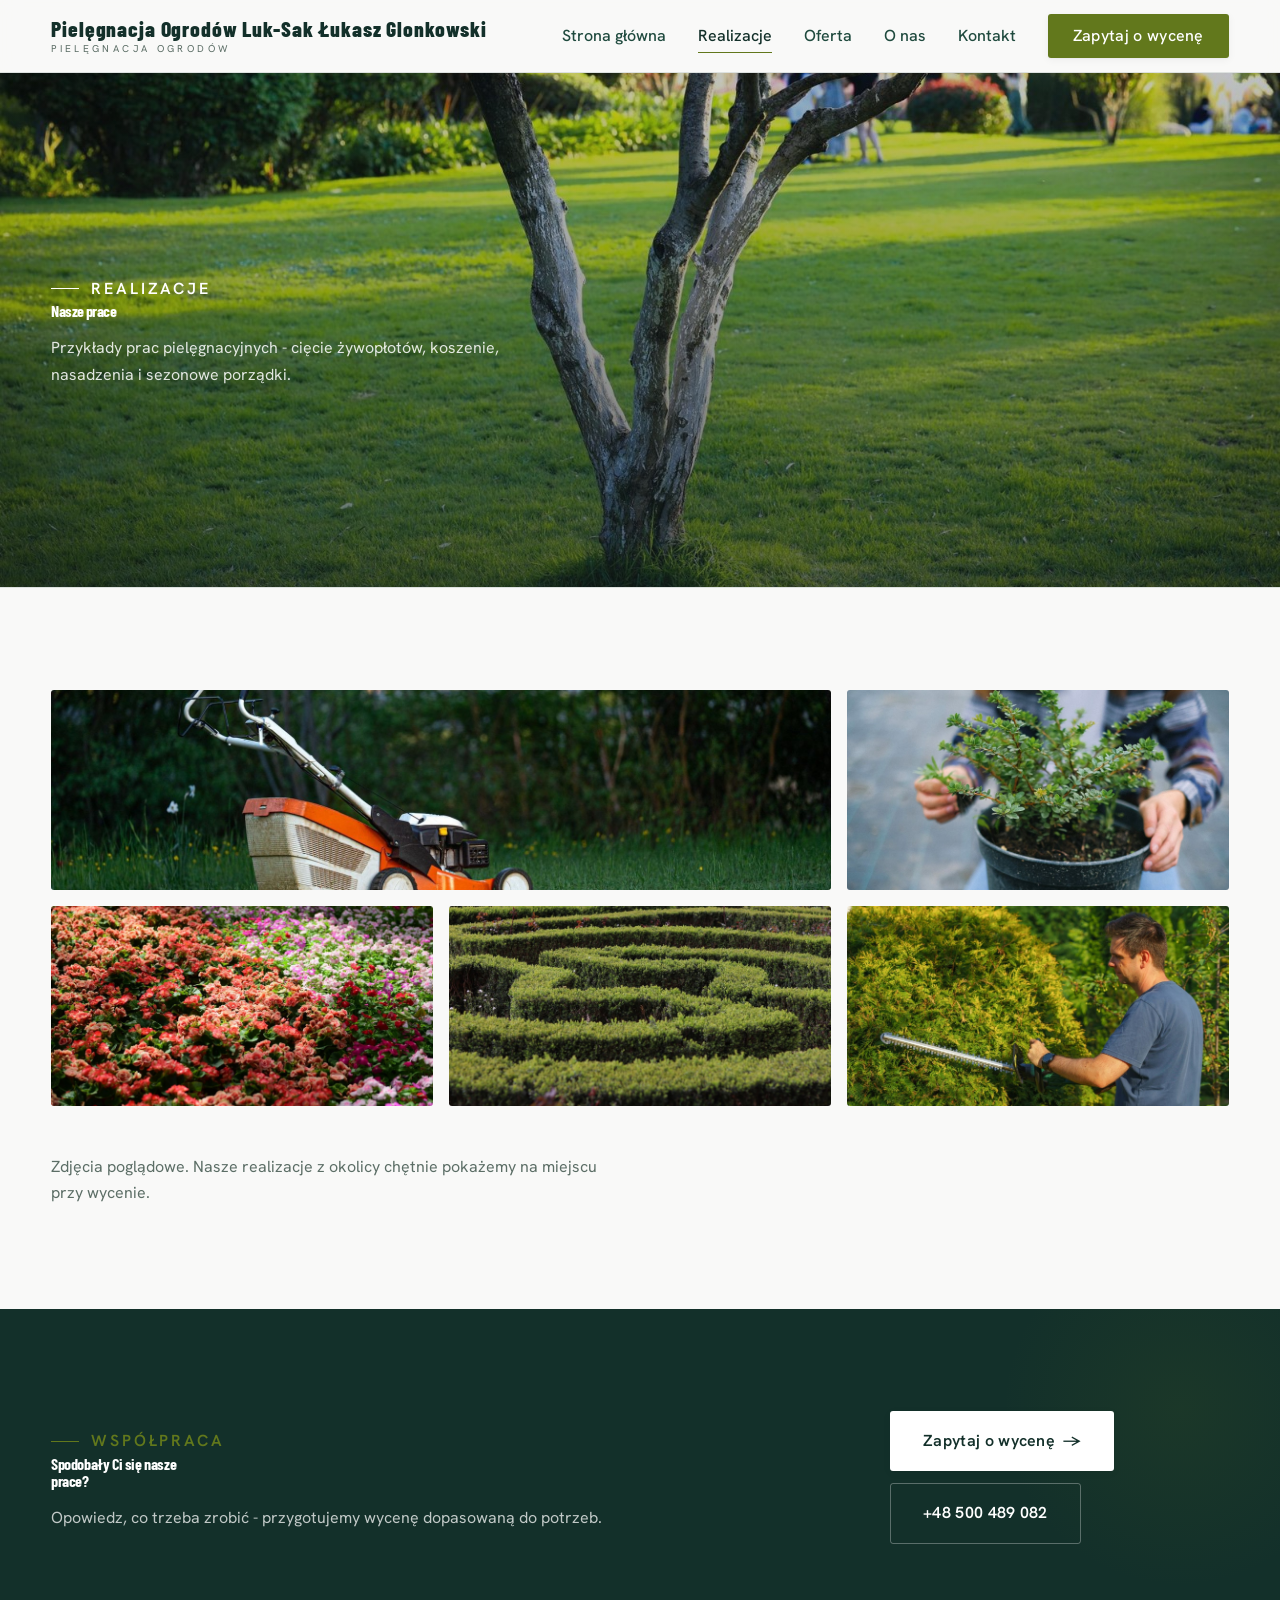
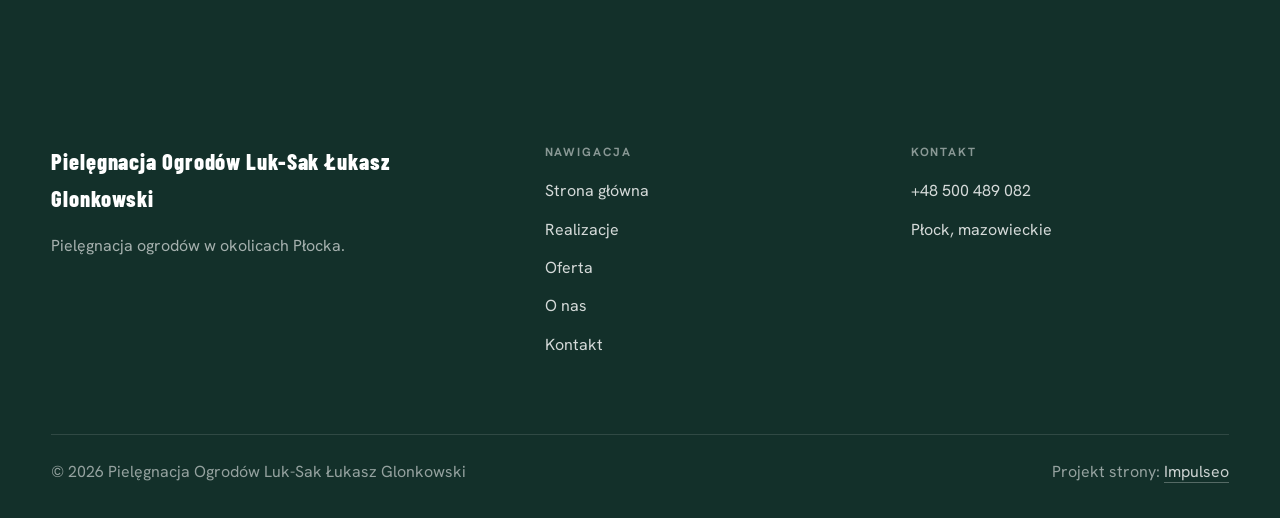
<file: realizacje.html>
<!DOCTYPE html>
<html lang="pl">
<head>
<meta name="robots" content="noindex, nofollow">
<meta charset="UTF-8">
<meta name="viewport" content="width=device-width, initial-scale=1.0">
<title>Realizacje - Pielęgnacja Ogrodów Luk-Sak Łukasz Glonkowski</title>
<meta name="description" content="Realizacje Pielęgnacja Ogrodów Luk-Sak Łukasz Glonkowski: Cięcie i formowanie żywopłotów, Koszenie trawnika, Sadzenie i nasadzenia, Rabaty i kwiaty sezonowe, Zadbane żywopłoty i krzewy">
<link rel="preconnect" href="https://fonts.googleapis.com">
<link rel="preconnect" href="https://fonts.gstatic.com" crossorigin>
<link href="https://fonts.googleapis.com/css2?family=Barlow+Condensed:wght@500;600;700&family=Hanken+Grotesk:wght@400;500;600&display=swap" rel="stylesheet">
<link rel="stylesheet" href="assets/styles.css">
</head>
<body>

<header class="nav">
  <div class="wrap nav-inner">
    <a class="brand" href="index.html"><span class="name">Pielęgnacja Ogrodów Luk-Sak Łukasz Glonkowski</span><span class="sub">Pielęgnacja ogrodów</span></a>
    <nav class="nav-links">
      <a href="index.html">Strona główna</a>
      <a href="realizacje.html" class="active">Realizacje</a>
      <a href="oferta.html">Oferta</a>
      <a href="o-nas.html">O nas</a>
      <a href="kontakt.html">Kontakt</a>
      <a href="kontakt.html" class="btn btn-accent">Zapytaj o wycenę</a>
    </nav>
    <button class="nav-toggle" aria-label="Menu"><span></span><span></span><span></span></button>
  </div>
</header>

<section class="pagehead">
  <img src="img/g6.jpg" alt="Pielęgnacja Ogrodów Luk-Sak Łukasz Glonkowski - Nasze prace">
  <div class="wrap">
    <span class="eyebrow">Realizacje</span>
    <h1>Nasze prace</h1>
    <p>Przykłady prac pielęgnacyjnych - cięcie żywopłotów, koszenie, nasadzenia i sezonowe porządki.</p>
  </div>
</section>
<section>
  <div class="wrap">
    <div class="gallery">
      <div class="tile t-two3 reveal"><img src="img/g2.jpg" alt="Koszenie trawnika" loading="lazy"><div class="cap">Koszenie trawnika</div></div>
      <div class="tile t-third reveal"><img src="img/g3.jpg" alt="Sadzenie i nasadzenia" loading="lazy"><div class="cap">Sadzenie i nasadzenia</div></div>
      <div class="tile t-third reveal"><img src="img/g4.jpg" alt="Rabaty i kwiaty sezonowe" loading="lazy"><div class="cap">Rabaty i kwiaty sezonowe</div></div>
      <div class="tile t-third reveal"><img src="img/g5.jpg" alt="Zadbane żywopłoty i krzewy" loading="lazy"><div class="cap">Zadbane żywopłoty i krzewy</div></div>
      <div class="tile t-third reveal"><img src="img/about.jpg" alt="Utrzymanie zieleni" loading="lazy"><div class="cap">Utrzymanie zieleni</div></div>
    </div>
    <p class="muted reveal" style="margin-top:var(--space-7);font-size:var(--text-sm);max-width:62ch">Zdjęcia poglądowe. Nasze realizacje z okolicy chętnie pokażemy na miejscu przy wycenie.</p>
  </div>
</section>
<section class="cta">
  <div class="wrap">
    <div class="reveal">
      <span class="eyebrow">Współpraca</span>
      <h2>Spodobały Ci się nasze prace?</h2>
      <p>Opowiedz, co trzeba zrobić - przygotujemy wycenę dopasowaną do potrzeb.</p>
    </div>
    <div class="cta-actions reveal">
      <a href="kontakt.html" class="btn btn-light">Zapytaj o wycenę <span class="arr">→</span></a>
      <a href="tel:+48500489082" class="btn btn-ghost" style="color:#fff;border-color:rgba(255,255,255,.3)">+48 500 489 082</a>
    </div>
  </div>
</section>

<footer>
  <div class="wrap">
    <div class="foot-grid">
      <div class="foot-brand">
        <div class="name">Pielęgnacja Ogrodów Luk-Sak Łukasz Glonkowski</div>
        <p>Pielęgnacja ogrodów w okolicach Płocka.</p>
      </div>
      <div class="foot-col">
        <h4>Nawigacja</h4>
        <a href="index.html">Strona główna</a>
        <a href="realizacje.html">Realizacje</a>
        <a href="oferta.html">Oferta</a>
        <a href="o-nas.html">O nas</a>
        <a href="kontakt.html">Kontakt</a>
      </div>
      <div class="foot-col">
        <h4>Kontakt</h4>
        <a href="tel:+48500489082">+48 500 489 082</a>
        <p>Płock, mazowieckie</p>
      </div>
    </div>
    <div class="foot-bot">
      <span>© 2026 Pielęgnacja Ogrodów Luk-Sak Łukasz Glonkowski</span>
      <span>Projekt strony: <a class="foot-credit" href="https://impulseo.pl" target="_blank" rel="noopener">Impulseo</a></span>
    </div>
  </div>
</footer>


<script src="assets/main.js"></script>
</body>
</html>
</file>
<file: assets/styles.css>
/* ============================================================
   STOLBASZ — premium, architektoniczny B2B fit-out
   Jasna paleta, zero brązu. System wg premium-web-craft.
   Projekt strony: Impulseo (impulseo.pl)
   ============================================================ */

:root{
  /* PALETA — jasna, architektoniczna, chłodna */
  --paper:#F2F9F4;          /* główne tło */
  --paper-2:#E0EFE6;        /* sekcje alternatywne (chłodny jasny szary) */
  --paper-3:#E0EFE6;        /* delikatne wypełnienia */
  --ink:#13302A;            /* tekst główny — chłodny grafit */
  --ink-soft:#1F4A3E;       /* nagłówki drugorzędne */
  --muted:#5C6E66;          /* tekst poboczny */
  --line:rgba(19,48,42,.12);/* hairline */
  --accent:#1FA866;         /* stonowany petrol-slate — jedyny akcent */
  --accent-d:#168A52;
  --accent-soft:rgba(31,168,102,.10);
  --dark:#13302A;           /* sekcje ciemne (stopka/CTA) */

  /* ODSTĘPY — skala 4/8 */
  --space-1:4px; --space-2:8px; --space-3:12px; --space-4:16px; --space-5:24px;
  --space-6:32px; --space-7:48px; --space-8:64px; --space-9:96px; --space-10:128px;

  /* TYPOGRAFIA — fluid clamp() */
  --text-sm:clamp(.82rem,.8rem+.1vw,.9rem);
  --text-base:clamp(1rem,.97rem+.15vw,1.1rem);
  --text-lg:clamp(1.12rem,1.05rem+.3vw,1.3rem);
  --text-h3:clamp(1.2rem,1.1rem+.5vw,1.5rem);
  --text-h2:clamp(1.9rem,1.5rem+1.9vw,2.8rem);
  --text-h1:clamp(2.6rem,1.9rem+3.6vw,4.6rem);

  /* PROMIENIE — architektoniczne, raczej ostre */
  --r-sm:3px; --r-md:6px; --r-lg:10px;

  /* RUCH */
  --ease:cubic-bezier(.25,.46,.45,.94); --dur:.24s;

  /* CIENIE — miękkie, warstwowe */
  --sh-sm:0 1px 2px rgba(16,24,32,.04), 0 2px 8px rgba(16,24,32,.05);
  --sh-md:0 2px 6px rgba(16,24,32,.05), 0 12px 28px -8px rgba(16,24,32,.12);
  --sh-lg:0 6px 14px rgba(16,24,32,.07), 0 26px 56px -18px rgba(16,24,32,.22);

  --hairline:1px solid var(--line);

  --font-display:'Barlow Condensed','Hanken Grotesk',sans-serif;
  --font-body:'Hanken Grotesk',sans-serif;
}

*{box-sizing:border-box;margin:0;padding:0}
html{scroll-behavior:smooth}
body{
  font-family:var(--font-body);
  font-size:var(--text-base);
  line-height:1.65;
  color:var(--ink);
  background:var(--paper);
  -webkit-font-smoothing:antialiased;
  text-rendering:optimizeLegibility;
}
img{max-width:100%;display:block}
a{color:inherit;text-decoration:none}

.wrap{width:min(92%,1180px);margin-inline:auto}
section{padding-block:clamp(52px,6.5vw,96px)}

h1,h2,h3{font-family:var(--font-display);font-weight:700;line-height:1.08;letter-spacing:-.02em;color:var(--ink)}
h1{font-size:var(--text-h1);letter-spacing:-.035em}
h2{font-size:var(--text-h2);letter-spacing:-.025em}
h3{font-size:var(--text-h3)}
p{max-width:65ch}

.eyebrow{
  font-family:var(--font-body);
  font-size:var(--text-sm);
  font-weight:600;
  letter-spacing:.18em;
  text-transform:uppercase;
  color:var(--accent);
  display:inline-flex;align-items:center;gap:var(--space-3);
}
.eyebrow::before{content:"";width:28px;height:1px;background:var(--accent);display:inline-block}

.muted{color:var(--muted)}
.lead{font-size:var(--text-lg);line-height:1.55;color:var(--ink-soft);max-width:50ch}

/* ---------- BUTTONS ---------- */
.btn{
  display:inline-flex;align-items:center;gap:var(--space-2);
  font-weight:600;font-size:var(--text-sm);letter-spacing:.02em;
  padding:var(--space-4) var(--space-6);
  border-radius:var(--r-sm);
  transition:transform var(--dur) var(--ease),box-shadow var(--dur) var(--ease),background var(--dur) var(--ease);
  cursor:pointer;border:1px solid transparent;
}
.btn-accent{background:var(--accent);color:#fff;box-shadow:var(--sh-sm)}
.btn-accent:hover{background:var(--accent-d);transform:translateY(-2px);box-shadow:var(--sh-md)}
.btn-accent:active{transform:translateY(0);box-shadow:var(--sh-sm)}
.btn-ghost{background:transparent;color:var(--ink);border-color:var(--line)}
.btn-ghost:hover{border-color:var(--accent);color:var(--accent);transform:translateY(-2px)}
.btn-light{background:#fff;color:var(--ink);box-shadow:var(--sh-sm)}
.btn-light:hover{transform:translateY(-2px);box-shadow:var(--sh-md)}
.btn .arr{transition:transform var(--dur) var(--ease)}
.btn:hover .arr{transform:translateX(4px)}

/* ---------- NAV ---------- */
.nav{
  position:sticky;top:0;z-index:50;
  background:color-mix(in srgb,var(--paper) 88%,transparent);
  backdrop-filter:saturate(140%) blur(10px);
  border-bottom:var(--hairline);
}
.nav-inner{display:flex;align-items:center;justify-content:space-between;height:72px}
.brand{display:flex;flex-direction:column;line-height:1}
.brand .name{font-family:var(--font-display);font-weight:800;font-size:1.35rem;letter-spacing:.04em}
.brand .sub{font-size:.62rem;letter-spacing:.34em;text-transform:uppercase;color:var(--muted);margin-top:5px}
.nav-links{display:flex;align-items:center;gap:var(--space-6)}
.nav-links a{font-size:var(--text-sm);font-weight:500;color:var(--ink-soft);position:relative;padding-block:4px;transition:color var(--dur) var(--ease)}
.nav-links a::after{content:"";position:absolute;left:0;bottom:0;width:0;height:1.5px;background:var(--accent);transition:width var(--dur) var(--ease)}
.nav-links a:hover,.nav-links a.active{color:var(--ink)}
.nav-links a:hover::after,.nav-links a.active::after{width:100%}
.nav-links .btn{padding:var(--space-2) var(--space-5)}
/* przyciski w nav: właściwy kolor (przebij .nav-links a) + bez podkreślenia */
.nav-links a.btn-accent{color:#fff}
.nav-links a.btn-ghost,.nav-links a.btn-light{color:var(--ink)}
.nav-links a.btn::after{display:none}
.nav-toggle{display:none;background:none;border:none;cursor:pointer;flex-direction:column;gap:5px;padding:8px}
.nav-toggle span{width:24px;height:2px;background:var(--ink);transition:var(--dur)}

/* ---------- HERO (split) ---------- */
.hero{position:relative;overflow:hidden;border-bottom:var(--hairline)}
.hero-grid{display:grid;grid-template-columns:1.05fr .95fr;gap:clamp(24px,4vw,60px);align-items:center;
  padding-block:clamp(36px,4.5vw,64px)}
.hero-copy .eyebrow{margin-bottom:var(--space-5)}
.hero-copy h1{margin-bottom:var(--space-5)}
.hero-copy .lead{margin-bottom:var(--space-7)}
.hero-actions{display:flex;flex-wrap:wrap;gap:var(--space-4)}
.hero-art{position:relative;aspect-ratio:4/3;border-radius:var(--r-lg);overflow:hidden;box-shadow:var(--sh-lg)}
.hero-art img{width:100%;height:100%;object-fit:cover}
.hero-art::after{content:"";position:absolute;inset:0;background:linear-gradient(180deg,transparent 55%,rgba(18,24,28,.28))}
.hero-badge{position:absolute;left:var(--space-5);bottom:var(--space-5);z-index:2;
  background:rgba(252,252,251,.94);backdrop-filter:blur(4px);
  border-radius:var(--r-md);padding:var(--space-4) var(--space-5);box-shadow:var(--sh-md);max-width:78%}
.hero-badge strong{display:block;font-family:var(--font-display);font-size:1rem;letter-spacing:-.01em}
.hero-badge span{font-size:var(--text-sm);color:var(--muted)}

/* ---------- HERO duży / kinowy (strona główna) ---------- */
.hero-cine{position:relative;min-height:clamp(560px,82vh,840px);min-height:clamp(560px,82svh,840px);display:flex;align-items:center;overflow:hidden;border-bottom:var(--hairline)}
.hero-cine>img{position:absolute;inset:0;width:100%;height:100%;object-fit:cover;z-index:0}
.hero-cine::after{content:"";position:absolute;inset:0;z-index:1;
  background:linear-gradient(95deg,rgba(13,18,23,.86) 0%,rgba(13,18,23,.64) 32%,rgba(13,18,23,.24) 62%,rgba(13,18,23,.04) 100%)}
.hero-cine .wrap{position:relative;z-index:2;padding-block:var(--space-8)}
.hero-cine .hero-copy{max-width:660px}
.hero-cine .eyebrow{color:#fff;margin-bottom:var(--space-5)}
.hero-cine .eyebrow::before{background:#fff}
.hero-cine h1{color:#fff;margin-bottom:var(--space-5);font-size:clamp(2.9rem,2rem+4.4vw,5.2rem)}
.hero-cine .lead{color:rgba(255,255,255,.92);max-width:48ch;margin-bottom:var(--space-7)}
.hero-cine .hero-actions{display:flex;flex-wrap:wrap;gap:var(--space-4)}
@media(max-width:680px){
  .hero-cine{min-height:clamp(520px,76vh,640px);min-height:clamp(520px,76svh,640px);align-items:flex-end}
  .hero-cine::after{background:linear-gradient(0deg,rgba(13,18,23,.9) 6%,rgba(13,18,23,.45) 55%,rgba(13,18,23,.25) 100%)}
  .hero-cine .wrap{padding-bottom:var(--space-9)}
}

/* full-bleed hero variant (podstrony) */
.pagehead{position:relative;min-height:46vh;min-height:46svh;display:flex;align-items:flex-end;overflow:hidden;border-bottom:var(--hairline)}
.pagehead img{position:absolute;inset:0;width:100%;height:100%;object-fit:cover}
.pagehead::after{content:"";position:absolute;inset:0;background:linear-gradient(180deg,rgba(18,24,28,.25),rgba(18,24,28,.62))}
.pagehead .wrap{position:relative;z-index:2;padding-block:var(--space-9);color:#fff}
.pagehead h1{color:#fff;max-width:18ch}
.pagehead .eyebrow{color:#fff}
.pagehead .eyebrow::before{background:#fff}
.pagehead p{color:rgba(255,255,255,.86);margin-top:var(--space-4);max-width:54ch}

/* ---------- STRIP (pasek skrótów / liczby) ---------- */
.strip{background:var(--dark);color:#fff}
.strip .wrap{display:grid;grid-template-columns:repeat(4,1fr);gap:var(--space-6);padding-block:var(--space-8)}
.strip .item .k{font-family:var(--font-display);font-size:clamp(1.6rem,1.2rem+1.4vw,2.4rem);font-weight:800;letter-spacing:-.02em;color:#fff}
.strip .item .v{font-size:var(--text-sm);color:rgba(255,255,255,.66);margin-top:var(--space-2);line-height:1.45}
.strip .item{border-left:2px solid var(--accent);padding-left:var(--space-5)}

/* ---------- SECTION HEAD ---------- */
.head{max-width:48rem;margin-bottom:var(--space-8)}
.head.center{margin-inline:auto;text-align:center}
.head .eyebrow{margin-bottom:var(--space-4)}
.head h2{margin-bottom:var(--space-4)}
.head p{color:var(--muted);font-size:var(--text-lg);line-height:1.55}
.head.center p{margin-inline:auto}

/* ---------- INTRO SPLIT ---------- */
.split{display:grid;grid-template-columns:.92fr 1.08fr;gap:clamp(28px,5vw,80px);align-items:center}
.split.rev{grid-template-columns:1.08fr .92fr}
.split.rev .split-art{order:-1}
.split-art{position:relative;aspect-ratio:5/4;border-radius:var(--r-lg);overflow:hidden;box-shadow:var(--sh-lg)}
.split-art img{width:100%;height:100%;object-fit:cover}
.split-copy h2{margin-bottom:var(--space-5)}
.split-copy p+p{margin-top:var(--space-4)}
.split-copy .btn{margin-top:var(--space-6)}

/* ---------- SERVICES (zakres) ---------- */
.svc-grid{display:grid;grid-template-columns:repeat(auto-fit,minmax(280px,1fr));gap:var(--space-5)}
.svc{background:#fff;border:var(--hairline);border-radius:var(--r-md);padding:var(--space-7) var(--space-6);
  transition:transform var(--dur) var(--ease),box-shadow var(--dur) var(--ease),border-color var(--dur) var(--ease);
  position:relative;overflow:hidden}
.svc::before{content:"";position:absolute;left:0;top:0;width:3px;height:0;background:var(--accent);transition:height var(--dur) var(--ease)}
.svc:hover{transform:translateY(-4px);box-shadow:var(--sh-md);border-color:transparent}
.svc:hover::before{height:100%}
.svc .ic{font-family:var(--font-display);font-size:.8rem;font-weight:700;letter-spacing:.12em;color:var(--accent);margin-bottom:var(--space-4)}
.svc h3{margin-bottom:var(--space-3);font-size:1.22rem}
.svc p{color:var(--muted);font-size:var(--text-base);line-height:1.6}

/* big detailed service rows */
.svc-row{display:grid;grid-template-columns:.8fr 1.2fr;gap:clamp(20px,4vw,60px);align-items:center;padding-block:var(--space-8)}
.svc-row+.svc-row{border-top:var(--hairline)}
.svc-row.rev{grid-template-columns:1.2fr .8fr}
.svc-row.rev .svc-row-art{order:-1}
.svc-row-art{aspect-ratio:4/3;border-radius:var(--r-md);overflow:hidden;box-shadow:var(--sh-md)}
.svc-row-art img{width:100%;height:100%;object-fit:cover}
.svc-row h3{font-size:1.5rem;margin-bottom:var(--space-4)}
.svc-row .num{font-family:var(--font-display);font-size:.85rem;font-weight:700;letter-spacing:.14em;color:var(--accent);display:block;margin-bottom:var(--space-3)}
.svc-row ul{list-style:none;margin-top:var(--space-4);display:flex;flex-direction:column;gap:var(--space-2)}
.svc-row li{position:relative;padding-left:var(--space-5);color:var(--muted);font-size:var(--text-base)}
.svc-row li::before{content:"";position:absolute;left:0;top:.62em;width:8px;height:1px;background:var(--accent)}

/* ---------- GALLERY (realizacje) ---------- */
.gallery{display:grid;grid-template-columns:repeat(12,1fr);gap:var(--space-4);grid-auto-rows:200px}
/* GALERIA MASONRY — pionowe zdjęcia (portrety beauty/wellness) bez przycinania: kolumny, height auto */
.gallery-masonry{column-count:3;column-gap:var(--space-4)}
@media(max-width:900px){.gallery-masonry{column-count:2}}
@media(max-width:560px){.gallery-masonry{column-count:1}}
.gallery-masonry .m-tile{break-inside:avoid;margin:0 0 var(--space-4);padding:0;position:relative;overflow:hidden;border-radius:var(--r-md);border:1px solid var(--line)}
.gallery-masonry .m-tile img{width:100%;height:auto;display:block}
.gallery-masonry .m-tile .cap{position:absolute;left:0;right:0;bottom:0;padding:var(--space-4);color:#fff;background:linear-gradient(0deg,rgba(0,0,0,.55),transparent);font-size:var(--text-sm)}
.gallery-masonry .m-tile .cap small{display:block;font-weight:400;opacity:.78;letter-spacing:.04em;text-transform:uppercase;font-size:.66rem;margin-top:3px}
.tile{position:relative;overflow:hidden;border-radius:var(--r-md);box-shadow:var(--sh-sm);
  transition:transform var(--dur) var(--ease),box-shadow var(--dur) var(--ease)}
.tile img{width:100%;height:100%;object-fit:cover;transition:transform .6s var(--ease)}
.tile:hover{box-shadow:var(--sh-md)}
.tile:hover img{transform:scale(1.05)}
.tile .cap{position:absolute;left:0;right:0;bottom:0;padding:var(--space-5) var(--space-4) var(--space-4);
  background:linear-gradient(transparent,rgba(18,24,28,.78));color:#fff;
  font-size:var(--text-sm);font-weight:600;letter-spacing:.01em;
  opacity:0;transform:translateY(8px);transition:var(--dur) var(--ease)}
.tile:hover .cap{opacity:1;transform:translateY(0)}
.tile .cap small{display:block;font-weight:400;opacity:.78;letter-spacing:.04em;text-transform:uppercase;font-size:.66rem;margin-top:3px}
/* bento spans */
.t-wide{grid-column:span 6}
.t-tall{grid-column:span 6;grid-row:span 2}
.t-std{grid-column:span 6}
.t-third{grid-column:span 4}
.t-two3{grid-column:span 8}

/* ---------- TRUST / WIARYGODNOŚĆ ---------- */
.trust{background:var(--paper-2)}
.trust-grid{display:grid;grid-template-columns:repeat(auto-fit,minmax(240px,1fr));gap:var(--space-5);margin-top:var(--space-7)}
.trust-card{background:#fff;border-radius:var(--r-md);padding:var(--space-7) var(--space-6);box-shadow:var(--sh-sm);border-top:3px solid var(--accent)}
.trust-card .big{font-family:var(--font-display);font-size:clamp(1.8rem,1.3rem+1.6vw,2.6rem);font-weight:800;letter-spacing:-.02em;color:var(--ink);line-height:1}
.trust-card h3{font-size:1.12rem;margin:var(--space-3) 0 var(--space-2)}
.trust-card p{color:var(--muted);font-size:var(--text-base);line-height:1.55}

/* ---------- CTA band ---------- */
.cta{background:var(--dark);color:#fff;position:relative;overflow:hidden}
.cta .wrap{display:grid;grid-template-columns:1.4fr .6fr;gap:var(--space-7);align-items:center;position:relative;z-index:2}
.cta h2{color:#fff;max-width:20ch}
.cta p{color:rgba(255,255,255,.74);margin-top:var(--space-4)}
.cta-actions{display:flex;flex-direction:column;gap:var(--space-3);align-items:flex-start}
.cta::before{content:"";position:absolute;right:-80px;top:-80px;width:360px;height:360px;border-radius:50%;
  background:radial-gradient(circle,var(--accent-soft),transparent 70%)}

/* ---------- CONTACT ---------- */
.contact-grid{display:grid;grid-template-columns:.85fr 1.15fr;gap:clamp(28px,4vw,56px);align-items:start}
.info-list{display:flex;flex-direction:column;gap:var(--space-2)}
.info-row{display:flex;gap:var(--space-4);align-items:flex-start;padding-block:var(--space-4);border-bottom:var(--hairline)}
.info-row .ic{flex:none;width:42px;height:42px;display:grid;place-items:center;border-radius:50%;
  background:var(--accent-soft);color:var(--accent);font-size:1.05rem}
.info-row .lbl{font-size:.72rem;letter-spacing:.14em;text-transform:uppercase;color:var(--muted)}
.info-row .val{font-weight:600;font-size:var(--text-base);margin-top:2px}
.info-row a.val:hover{color:var(--accent)}
.map{border:none;border-radius:var(--r-lg);box-shadow:var(--sh-md);width:100%;height:100%;min-height:380px;filter:grayscale(.2) contrast(1.02)}
.form{background:#fff;border:var(--hairline);border-radius:var(--r-lg);padding:clamp(24px,3vw,40px);box-shadow:var(--sh-sm)}
.form .fld{margin-bottom:var(--space-5)}
.form label{display:block;font-size:var(--text-sm);font-weight:600;margin-bottom:var(--space-2)}
.form input,.form textarea{width:100%;font-family:inherit;font-size:var(--text-base);color:var(--ink);
  padding:var(--space-4);border:var(--hairline);border-radius:var(--r-sm);background:var(--paper);transition:border-color var(--dur)}
.form input:focus,.form textarea:focus{outline:none;border-color:var(--accent);background:#fff}
.form textarea{resize:vertical;min-height:120px}
.form .note{font-size:var(--text-sm);color:var(--muted);margin-top:var(--space-3)}

/* ---------- FOOTER ---------- */
footer{background:var(--dark);color:#fff;padding-block:var(--space-9) var(--space-6)}
.foot-grid{display:grid;grid-template-columns:1.4fr 1fr 1fr;gap:var(--space-7);margin-bottom:var(--space-8)}
.foot-brand .name{font-family:var(--font-display);font-weight:800;font-size:1.4rem;letter-spacing:.04em}
.foot-brand p{color:rgba(255,255,255,.62);margin-top:var(--space-4);font-size:var(--text-base);max-width:38ch}
.foot-col h4{font-size:.74rem;letter-spacing:.16em;text-transform:uppercase;color:rgba(255,255,255,.5);margin-bottom:var(--space-4)}
.foot-col a,.foot-col p{display:block;color:rgba(255,255,255,.82);font-size:var(--text-base);margin-bottom:var(--space-3)}
.foot-col a:hover{color:#fff}
.foot-bot{border-top:1px solid rgba(255,255,255,.12);padding-top:var(--space-5);display:flex;justify-content:space-between;flex-wrap:wrap;gap:var(--space-3);
  font-size:var(--text-sm);color:rgba(255,255,255,.55)}
.foot-bot a:hover{color:#fff}

/* ---------- REVEAL ---------- */
.reveal{opacity:0;transform:translateY(22px);transition:opacity .6s var(--ease),transform .6s var(--ease)}
.reveal.in{opacity:1;transform:none}

/* ---------- RESPONSIVE ---------- */
@media(max-width:920px){
  .hero-grid,.split,.split.rev,.svc-row,.svc-row.rev,.cta .wrap,.contact-grid,.foot-grid{grid-template-columns:1fr}
  .split.rev .split-art,.svc-row.rev .svc-row-art{order:0}
  .hero-art{aspect-ratio:16/10;max-height:420px}
  .strip .wrap{grid-template-columns:repeat(2,1fr);gap:var(--space-7)}
  .gallery{grid-auto-rows:180px}
  .t-wide,.t-tall,.t-std,.t-third,.t-two3{grid-column:span 6}
  .t-tall{grid-row:span 1}
  .cta-actions{flex-direction:row;flex-wrap:wrap}
  .foot-grid{gap:var(--space-6)}
}
@media(max-width:680px){
  .nav-links{position:fixed;inset:72px 0 auto 0;background:var(--paper);flex-direction:column;align-items:stretch;
    gap:0;padding:var(--space-4) 6%;border-bottom:var(--hairline);box-shadow:var(--sh-md);
    transform:translateY(-120%);transition:transform var(--dur) var(--ease)}
  .nav-links.open{transform:translateY(0)}
  .nav-links a{padding-block:var(--space-4);border-bottom:var(--hairline)}
  .nav-links .btn{margin-top:var(--space-3);justify-content:center}
  .nav-toggle{display:flex}
  .strip .wrap{grid-template-columns:1fr}
  .gallery{grid-template-columns:repeat(6,1fr)}
  .foot-grid{grid-template-columns:1fr}
}
@media(prefers-reduced-motion:reduce){
  *{animation-duration:.01ms!important;transition:none!important}
  .reveal{opacity:1!important;transform:none!important}
  html{scroll-behavior:auto}
}

/* ============================================================
   PREMIUM LAYER — destylat deep-researchu branż (anty-AI, spokój).
   Zmienne STOLBASZ (--accent/--ink/--paper/--line/--dark). Ruch ledwo
   zauważalny, krzywa cubic-bezier(.16,.84,.44,1); prefers-reduced-motion
   pokryte blanketem wyżej. Karty hairline zamiast cieni = #1 sygnał „nie-AI".
   ============================================================ */

/* więcej oddechu między sekcjami (liderzy: 110-130px) */
section{padding-block:clamp(64px,8vw,128px)}

/* 1) Aksamitny reveal — dłuższa, miękka krzywa zamiast „skoku" */
.reveal{transition:opacity .9s cubic-bezier(.16,.84,.44,1),transform .9s cubic-bezier(.16,.84,.44,1);will-change:opacity,transform}
/* stagger TYLKO w galerii (tam pozycja = porządek dzieci) */
.gallery .reveal:nth-child(2){transition-delay:.07s}
.gallery .reveal:nth-child(3){transition-delay:.14s}
.gallery .reveal:nth-child(4){transition-delay:.21s}
.gallery .reveal:nth-child(5){transition-delay:.28s}
.gallery .reveal:nth-child(6){transition-delay:.35s}

/* 2) Hero STATYCZNY na .hero-cine — Ken Burns CAŁKIEM WYŁĄCZONY 26.06 (3. zgłoszenie Szymona).
   GENEZA: animowanie scale na <img> hero z teksturami (cegły/framugi) re-samplinguje obraz
   klatka po klatce → na części ekranów drobne drganie/shimmer = „heroshot się trzęsie".
   translateY usunięto wcześniej, scale-only + will-change/GPU NIE wystarczyły do GWARANCJI gładkości.
   Krzysztof zażądał pewności („make sure, że błąd się nie pojawi") > efekt. Zero animacji = 0% drgania.
   Delikatny zoom zostaje TYLKO w pełnoekranowych hero gastro/studio (hg-bg/hs-bg — tło, inny
   mechanizm, chwalone, nigdy nie zgłaszane). NIE wracać do KB na .hero-cine bez realnego testu
   na sprzęcie klienta — to ryzyko regresji „trzęsienia”. */
/* BEZPIECZNY "wow" na hero = jednorazowy FADE-IN (opacity), nie zoom.
   opacity nie dotyka bitmapy → gładkie na KAŻDYM zdjęciu/ekranie/GPU, zero ryzyka migotania.
   Geometryczny ruch (scale/translate) na .hero-cine jest ZAKAZANY (bramka pilnuje). */
@keyframes heroFade{from{opacity:0}to{opacity:1}}
.hero-cine>img{transform:none;animation:heroFade 1.1s ease-out both}

/* 3) Akcentowy hairline pod nagłówkiem sekcji, który „rysuje się" przy wejściu */
.head h2{position:relative;padding-bottom:18px}
.head h2::after{content:"";position:absolute;left:0;bottom:0;height:1px;width:0;background:var(--accent);transition:width 1s cubic-bezier(.16,.84,.44,1) .15s}
.head.center h2::after{left:50%;transform:translateX(-50%)}
.head.reveal.in h2::after,.head.center.reveal.in h2::after{width:54px}

/* 4) Karty HAIRLINE zamiast cieni/zaokrągleń (najmocniejszy anty-AI detal) */
.svc{background:transparent;border:1px solid var(--line);border-radius:var(--r-sm);box-shadow:none}
.svc:hover{box-shadow:none;border-color:var(--accent);transform:translateY(-3px)}
.trust-card{background:transparent;box-shadow:none;border:1px solid var(--line);border-top:2px solid var(--accent);border-radius:var(--r-sm)}
.tile{box-shadow:none;border-radius:var(--r-sm)}
.tile:hover{box-shadow:none}

/* 5) Sticky-nav kondensuje się po przewinięciu (sygnał dopracowania) */
.nav{transition:box-shadow .4s ease,background .4s ease}
.nav.is-stuck{box-shadow:0 1px 0 var(--line),0 14px 30px -24px rgba(0,0,0,.45)}
.nav-inner{transition:height .35s var(--ease)}
.nav.is-stuck .nav-inner{height:60px}

/* 6) MANIFESTO — pełnoekranowy cytat-bohater (zastępuje generyczne „Dlaczego my") */
.manifesto{background:var(--paper-2);text-align:center}
.manifesto .wrap{max-width:60rem}
.manifesto p{font-family:var(--font-display);font-style:italic;font-size:clamp(1.6rem,1rem+2.4vw,2.8rem);line-height:1.32;color:var(--ink-soft);margin-inline:auto;max-width:26ch;position:relative;padding-top:var(--space-8)}
.manifesto p::before{content:"";position:absolute;top:0;left:50%;transform:translateX(-50%);width:54px;height:1px;background:var(--accent)}
.manifesto p span{color:var(--accent);font-style:italic}

/* 7) GATEWAYS — 3 duże bramy-zdjęcia (zamiast paska menu usług) */
.gateways{display:grid;grid-template-columns:repeat(3,1fr);gap:var(--space-4)}
.gateway{position:relative;aspect-ratio:3/4;overflow:hidden;border-radius:var(--r-sm);display:block}
.gateway img{width:100%;height:100%;object-fit:cover;transition:transform .8s var(--ease),filter .5s var(--ease)}
.gateway::after{content:"";position:absolute;inset:0;background:linear-gradient(180deg,transparent 38%,rgba(18,24,28,.74))}
.gateway:hover img{transform:scale(1.05);filter:brightness(1.05)}
.gateway .g-ttl{position:absolute;left:0;right:0;bottom:0;z-index:2;padding:var(--space-6) var(--space-5);color:#fff;font-family:var(--font-display);font-size:1.45rem;letter-spacing:-.01em;line-height:1.15}
.gateway .g-ttl small{display:block;font-family:var(--font-body);font-size:var(--text-sm);font-weight:400;opacity:.82;letter-spacing:.03em;margin-top:5px}
@media(max-width:760px){.gateways{grid-template-columns:1fr}.gateway{aspect-ratio:16/10}}

/* 8) LOGO klienta w nagłówku (gdy podane --logo) */
/* 52px domyślnie (feedback Bartka 06.07.2026: 40px ginęło, uwaga padła 3x; ~56px sprawdzone na żywym demie anna-borowiec-makeup) */
.brand-logo{height:64px;width:auto;max-width:300px;object-fit:contain;display:block}
.nav.is-stuck .brand-logo{height:52px}
@media(max-width:680px){.brand-logo{height:46px;max-width:210px}}

/* === focal-point zdjęć (smartcrop) — cover nie utnie twarzy/obiektu === */
img[src$="/hero.jpg"]{object-position:38% 50%}
[style*="hero.jpg"]{background-position:38% 50%}
img[src$="/about.jpg"]{object-position:60% 16%}
[style*="about.jpg"]{background-position:60% 16%}
img[src$="/g1.jpg"]{object-position:62% 50%}
[style*="g1.jpg"]{background-position:62% 50%}
img[src$="/g2.jpg"]{object-position:38% 50%}
[style*="g2.jpg"]{background-position:38% 50%}
img[src$="/g3.jpg"]{object-position:67% 50%}
[style*="g3.jpg"]{background-position:67% 50%}
img[src$="/g5.jpg"]{object-position:38% 50%}
[style*="g5.jpg"]{background-position:38% 50%}
img[src$="/g6.jpg"]{object-position:38% 50%}
[style*="g6.jpg"]{background-position:38% 50%}

/* === auto-paleta ze zdjęć klienta (dopasowanie do estetyki socials) === */
:root{--accent:#62781C;--accent-d:#425110;--accent-soft:rgba(98,120,28,0.10);--paper:#F9F9F8;--paper-2:#EFEFED;--paper-3:#E8E8E5;}

/* === HERO-FIT (29.07.2026) — hero DOPASOWUJE SIĘ do wysokości okna =========================
   Zgłoszenie K. 29.07: na jego laptopie przyciski CTA w hero były ucięte dolną krawędzią
   (Modern House). Pomiar headless (1512x879 → realny widok 792 px): dolna krawędź CTA
   wypadała 123 px POD ekranem. Nawet przy maksymalnym oknie (982) było -20 px.

   DLACZEGO POPRZEDNI FIX NIE DZIAŁAŁ: 27.07 dołożyliśmy @media(max-height:820px) — próg.
   Widok K. ma ~792-895 px, czyli TUŻ NAD progiem → reguła w ogóle się nie włączała.
   Progi są kruche: każdy inny laptop/dok/pasek zakładek przesuwa granicę.

   ROZWIĄZANIE: zero progów. Każdy rozmiar, który decyduje o wysokości hero (typografia,
   odstępy, padding), dostaje `min(dotychczasowa-wartość, X svh)` — czyli na wysokim ekranie
   nic się nie zmienia, a im niższe okno, tym płynniej mniejsze. Treści NIE ucinamy.

   Doklejane na SAM KONIEC styles.css (po motion) → wygrywa kaskadę, nie rusza reguł w miejscu.
   Weryfikacja: tools-retrofit/measure_fold.py (mierzy zapas pod CTA dla 720/800/879/982). */

/* ---------- HERO KINOWY (strona główna, rodziny „editorial") ---------- */
.hero-cine .wrap{padding-block:min(var(--space-8),4svh)}
.hero-cine .eyebrow{margin-bottom:min(var(--space-5),2svh)}
.hero-cine h1{font-size:min(clamp(2.9rem,2rem + 4.4vw,5.2rem),7.6svh);
  margin-bottom:min(var(--space-5),2.4svh)}
.hero-cine .lead{font-size:min(1.125rem,2.3svh);line-height:1.55;
  margin-bottom:min(var(--space-7),3.2svh)}

/* ---------- HERO FACHOWCY — wariant A (pełny ekran) ---------- */
.hf-panel{padding-top:min(clamp(6.5rem,13vh,9rem),11svh);
  padding-bottom:min(clamp(2.6rem,6vh,3.6rem),4svh)}
.hf-title{font-size:min(clamp(2.3rem,1.6rem + 3.2vw,4.3rem),7svh);
  margin-top:min(var(--space-4),1.8svh);margin-bottom:min(var(--space-4),1.8svh)}
.hf-lead{font-size:min(1.18rem,2.3svh);line-height:1.5}
.hf-phone{margin-top:min(var(--space-6),2.8svh);margin-bottom:min(var(--space-5),2.2svh)}
.hf-phone-num{font-size:min(clamp(2rem,1.5rem + 2.4vw,3.05rem),5.2svh)}
.hf-trust{margin-top:min(var(--space-6),2.6svh);padding-top:min(var(--space-4),1.6svh)}

/* Telefon: tam liczy się czytelność, nie upychanie — skalowanie wysokością wyłączone,
   bo przy 844 px wysokości ekranu svh-limity zaczęłyby zmniejszać tekst bez potrzeby. */
@media(max-width:680px){
  .hero-cine h1{font-size:clamp(1.9rem,1.15rem + 4.4vw,2.7rem)}
  .hero-cine .lead{font-size:.98rem}
  .hf-title{font-size:clamp(2.1rem,1.6rem + 3.2vw,3rem)}
  .hf-lead{font-size:1rem}
  .hf-phone-num{font-size:clamp(1.9rem,1.5rem + 2.4vw,2.5rem)}
}
/* === /HERO-FIT === */


/* ====== IMPULSEO-FIX-20260731 ======================================================
   1) PODPIS w stopce jest teraz linkiem do impulseo.pl - ma być widocznie klikalny.
   2) ŻYWY NAGŁÓWEK: warstwa przenikających kadrów (.mt-hero-layer) miała z-index:1, więc
      lądowała NAD przyciemnieniem hero, a w rodzinie „fachowcy" nawet nad panelem z tekstem
      (.hf-panel nie miał własnego z-index). Efekt: przy zmianie zdjęcia napis znikał i wracał.
      Teraz warstwa idzie tam, gdzie zdjęcie tła (z-index:-2), a treść nagłówka dostaje twardy
      z-index:3. Zmieniają się WYŁĄCZNIE zdjęcia w tle - napis stoi nieruchomo.
      (hero-cine celowo pominięte: tam img ma z-index:0 i układ był poprawny.) */
.foot-bot a.foot-credit{color:rgba(255,255,255,.78);text-decoration:none;border-bottom:1px solid rgba(255,255,255,.28)}
.foot-bot a.foot-credit:hover{color:#fff;border-bottom-color:#fff}
.hero-fach > img.mt-hero-layer,.hero-gastro > img.mt-hero-layer,.hero-auto > img.mt-hero-layer,
.hero-dom > img.mt-hero-layer,.hero-studio > img.mt-hero-layer{z-index:-2}
.hf-panel,.hf-inner,.hd-panel,.hk-panel,.ha-inner,.hs-inner,.hg-inner{position:relative;z-index:3}
/* ====== koniec IMPULSEO-FIX-20260731 ====== */
</file>
